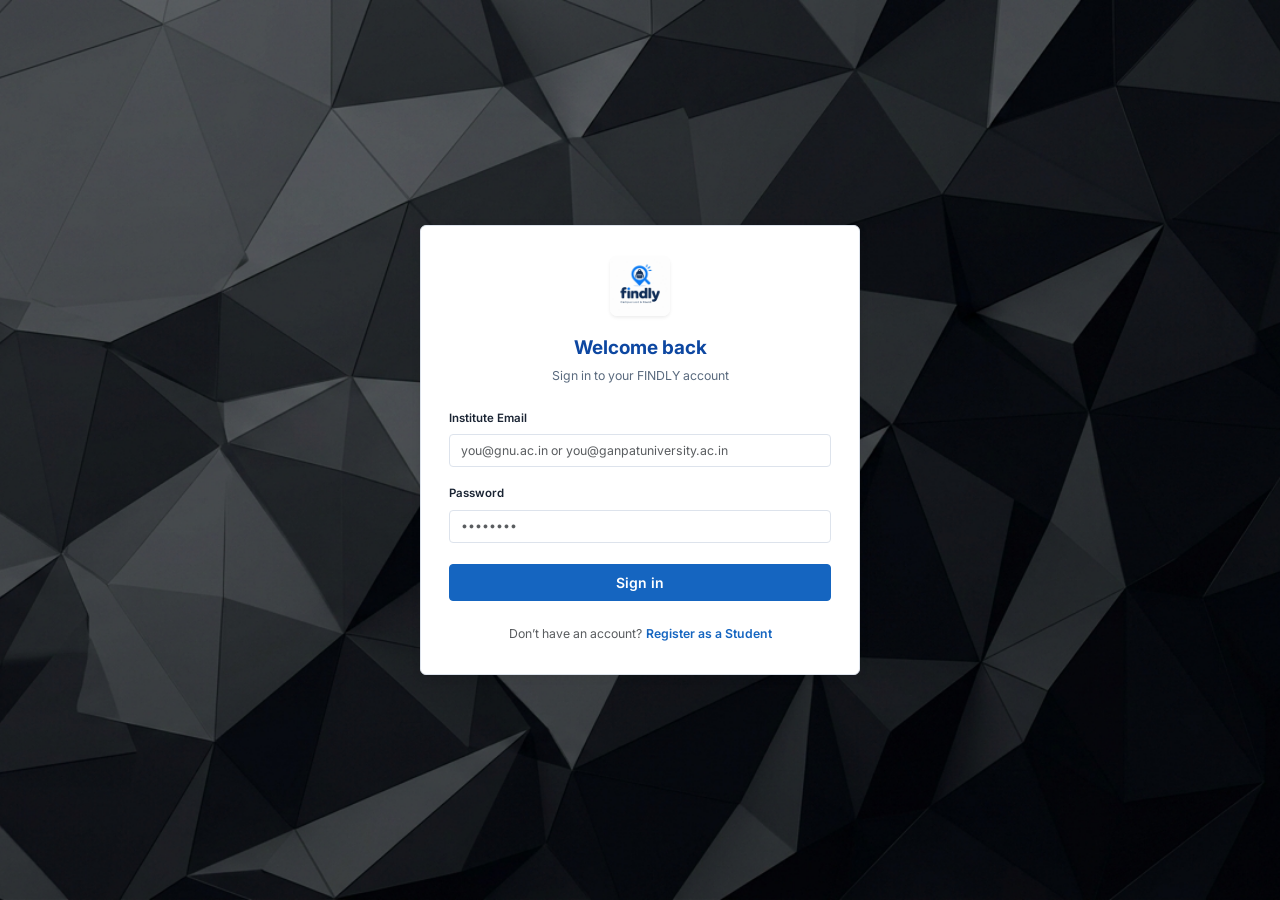
<file: frontend/index.html>
<!DOCTYPE html>
<html lang="en">
<head>
  <meta charset="UTF-8">
  <meta name="viewport" content="width=device-width, initial-scale=1">
  <title>FINDLY — Campus Lost &amp; Found</title>
  <link href="https://cdn.jsdelivr.net/npm/bootstrap@5.3.3/dist/css/bootstrap.min.css" rel="stylesheet">
  <link href="https://cdn.jsdelivr.net/npm/bootstrap-icons@1.11.3/font/bootstrap-icons.min.css" rel="stylesheet">
  <link href="assets/css/style.css" rel="stylesheet">
  <link href="assets/css/auth.css" rel="stylesheet">
</head>
<body>
  <div class="landing">
    <nav class="landing-nav">
      <div class="d-flex align-items-center gap-2">
        <img src="assets/img/logo.png" alt="" width="40" height="40" class="rounded">
        <div>
          <div class="fin-brand">FINDLY</div>
          <div class="small text-muted landing-brand-sub">Campus Lost &amp; Found</div>
        </div>
      </div>
      <div id="landingAuthBtns">
        <a href="login.html" class="btn btn-outline-primary me-2">Login</a>
        <a href="register.html" class="btn btn-primary">Register</a>
      </div>
    </nav>

    <header class="landing-hero text-center">
      <div class="landing-pill mb-4"><i class="bi bi-box-seam"></i> Your campus lost &amp; found, finally organised</div>
      <h1 class="mb-3">Lost something on campus?<br><span class="fst-italic landing-hero-highlight">We&rsquo;ll help you find it.</span></h1>
      <p class="lead mx-auto mb-4 landing-hero-lead">
        Report what you lost, browse what was found, and let the campus security desk handle
        verified handovers. One clean, structured workflow — no more WhatsApp chaos.
      </p>
      <div class="landing-cta-row d-flex justify-content-center flex-wrap">
        <a href="register.html" class="btn btn-primary btn-lg px-4"><i class="bi bi-plus-circle me-2"></i>Report a Lost Item</a>
        <a href="login.html" class="btn btn-light btn-lg px-4 border"><i class="bi bi-search me-2"></i>Browse Found Items</a>
      </div>
    </header>

    <section class="container pb-5">
      <div class="row g-4">
        <div class="col-md-4">
          <div class="landing-card">
            <div class="landing-feature-icon" style="background:var(--fin-indigo-soft);color:var(--fin-indigo-dark)"><i class="bi bi-search"></i></div>
            <h6 class="fw-bold">Report in minutes</h6>
            <p class="small text-muted mb-0">Students log a lost item with a photo, category, and last-seen location. It goes live after a quick admin check.</p>
          </div>
        </div>
        <div class="col-md-4">
          <div class="landing-card">
            <div class="landing-feature-icon" style="background:var(--fin-found-bg);color:#b45309"><i class="bi bi-archive"></i></div>
            <h6 class="fw-bold">Security-desk custody</h6>
            <p class="small text-muted mb-0">Staff and admins log found items, track custody location, and push the lifecycle from Found → Claimed → Resolved.</p>
          </div>
        </div>
        <div class="col-md-4">
          <div class="landing-card">
            <div class="landing-feature-icon" style="background:var(--fin-success-bg);color:#15803d"><i class="bi bi-shield-check"></i></div>
            <h6 class="fw-bold">Verified handovers</h6>
            <p class="small text-muted mb-0">Returned in person only. Recipient name, contact &amp; enrollment number are recorded by staff — never visible to students online.</p>
          </div>
        </div>
      </div>

      <div class="text-center mt-5">
        <span class="badge rounded-pill text-bg-light border px-3 py-2 text-muted">Ganpat University · Campus Security Office</span>
      </div>
    </section>
  </div>

  <script src="https://cdn.jsdelivr.net/npm/jquery@3.7.1/dist/jquery.min.js"></script>
  <script src="https://cdn.jsdelivr.net/npm/bootstrap@5.3.3/dist/js/bootstrap.bundle.min.js"></script>
  <script src="config/config.js"></script>
  <script src="assets/js/api.js"></script>
  <script src="assets/js/auth.js"></script>
  <script src="assets/js/notifications.js"></script>
  <script>
    (async function () {
      try {
        var user = await API.get("/api/auth/me");
        if (user) {
          var map = { STUDENT: "student/", STAFF: "staff/", ADMIN: "admin/" };
          document.getElementById("landingAuthBtns").innerHTML =
            '<a href="' + map[user.role] + 'dashboard.html" class="btn btn-primary">Go to dashboard</a>';

          var ctaRow = document.querySelector(".landing-cta-row");
          if (ctaRow) {
            if (user.role === "ADMIN") {
              ctaRow.innerHTML =
                '<a href="admin/log-found-item.html" class="btn btn-primary btn-lg px-4"><i class="bi bi-plus-circle me-2"></i>Log a Found Item</a>' +
                '<a href="admin/moderate-posts.html" class="btn btn-light btn-lg px-4 border"><i class="bi bi-check2-square me-2"></i>Moderate Posts</a>';
            } else if (user.role === "STAFF") {
              ctaRow.innerHTML =
                '<a href="staff/log-found-item.html" class="btn btn-primary btn-lg px-4"><i class="bi bi-plus-circle me-2"></i>Log a Found Item</a>' +
                '<a href="staff/manage-found-items.html" class="btn btn-light btn-lg px-4 border"><i class="bi bi-archive me-2"></i>Manage Found Items</a>';
            } else {
              ctaRow.innerHTML =
                '<a href="student/report-lost.html" class="btn btn-primary btn-lg px-4"><i class="bi bi-plus-circle me-2"></i>Report a Lost Item</a>' +
                '<a href="student/browse-found.html" class="btn btn-light btn-lg px-4 border"><i class="bi bi-search me-2"></i>Browse Found Items</a>';
            }
          }
        }
      } catch (_) { /* guest stays on landing */ }
    })();
  </script>
</body>
</html>
</file>
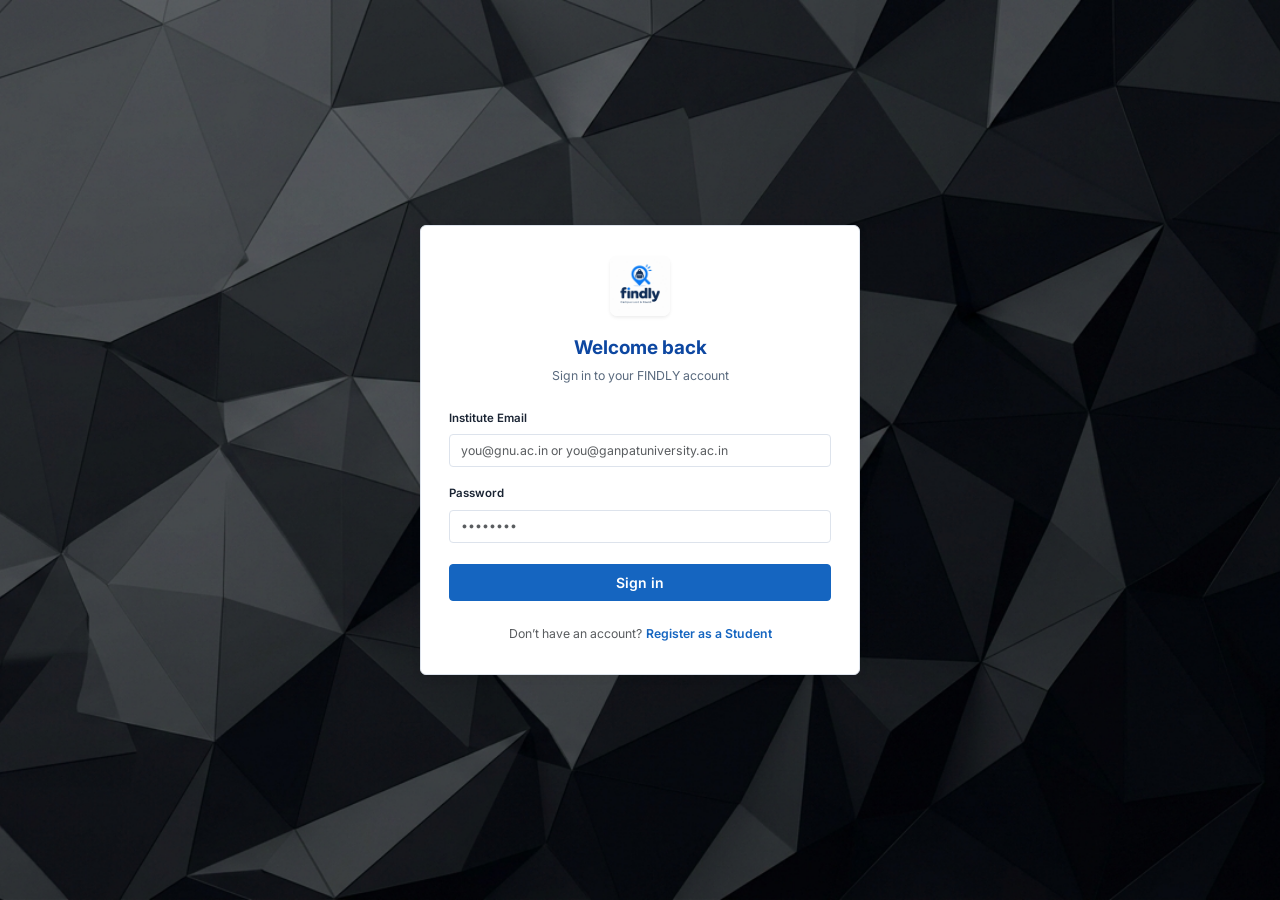
<file: frontend/login.html>
<!DOCTYPE html>
<html lang="en">
<head>
  <meta charset="UTF-8">
  <meta name="viewport" content="width=device-width, initial-scale=1">
  <title>Login — FINDLY</title>
  <link href="https://cdn.jsdelivr.net/npm/bootstrap@5.3.3/dist/css/bootstrap.min.css" rel="stylesheet">
  <link href="https://cdn.jsdelivr.net/npm/bootstrap-icons@1.11.3/font/bootstrap-icons.min.css" rel="stylesheet">
  <link href="assets/css/style.css" rel="stylesheet">
  <link href="assets/css/auth.css" rel="stylesheet">
</head>
<body class="auth-body">
  <div class="auth-card">
    <div class="text-center">
      <img src="assets/img/logo.png" alt="FINDLY" width="60" height="60" class="rounded-3 mb-2 shadow-sm">
      <h1 class="auth-title">Welcome back</h1>
      <p class="auth-sub">Sign in to your FINDLY account</p>
    </div>

    <div class="alert alert-danger d-none" id="loginError"></div>

    <form id="loginForm" novalidate>
      <div class="mb-3">
        <label class="form-label" for="email">Institute Email</label>
        <input type="email" class="form-control" id="email" placeholder="you@gnu.ac.in or you@ganpatuniversity.ac.in" required>
      </div>
      <div class="mb-4">
        <label class="form-label" for="password">Password</label>
        <input type="password" class="form-control" id="password" placeholder="••••••••" required>
      </div>
      <button type="submit" class="btn btn-primary w-100 py-2" id="loginBtn">
        <span class="spinner-border spinner-border-sm d-none me-2" id="loginSpinner"></span>Sign in
      </button>
    </form>

    <div class="text-center mt-4">
      <span class="text-muted small">Don&rsquo;t have an account?</span>
      <a href="register.html" class="small fw-semibold">Register as a Student</a>
    </div>

  </div>

  <script src="https://cdn.jsdelivr.net/npm/jquery@3.7.1/dist/jquery.min.js"></script>
  <script src="https://cdn.jsdelivr.net/npm/bootstrap@5.3.3/dist/js/bootstrap.bundle.min.js"></script>
  <script src="config/config.js"></script>
  <script src="assets/js/api.js"></script>
  <script src="assets/js/auth.js"></script>

  <script>
    var redirect = new URLSearchParams(location.search).get("redirect");

    (async function () {
      try {
        var u = await API.get("/api/auth/me");
        var map = { STUDENT: "student/dashboard.html", STAFF: "staff/dashboard.html", ADMIN: "admin/dashboard.html" };
        location.href = map[u.role];
        return;
      } catch (_) {}
    })();

    $("#loginForm").on("submit", async function (e) {
      e.preventDefault();
      var email = $("#email").val().trim();
      var password = $("#password").val();
      if (!email || !password) {
        showError("Please enter your email and password.");
        return;
      }
      if (!/@(gnu\.ac\.in|ganpatuniversity\.ac\.in)$/i.test(email)) {
        showError("Use your institutional email (@gnu.ac.in or @ganpatuniversity.ac.in).");
        return;
      }
      setLoading(true);
      try {
        var user = await API.post("/api/auth/login", { email: email, password: password });
        var map = { STUDENT: "student/dashboard.html", STAFF: "staff/dashboard.html", ADMIN: "admin/dashboard.html" };
        location.href = redirect || map[user.role];
      } catch (err) {
        showError(err.message || "Login failed.");
        setLoading(false);
      }
    });

    function showError(msg) {
      $("#loginError").removeClass("d-none").text(msg);
    }
    function setLoading(on) {
      $("#loginSpinner").toggleClass("d-none", !on);
      $("#loginBtn").prop("disabled", on);
    }
  </script>
</body>
</html>
</file>
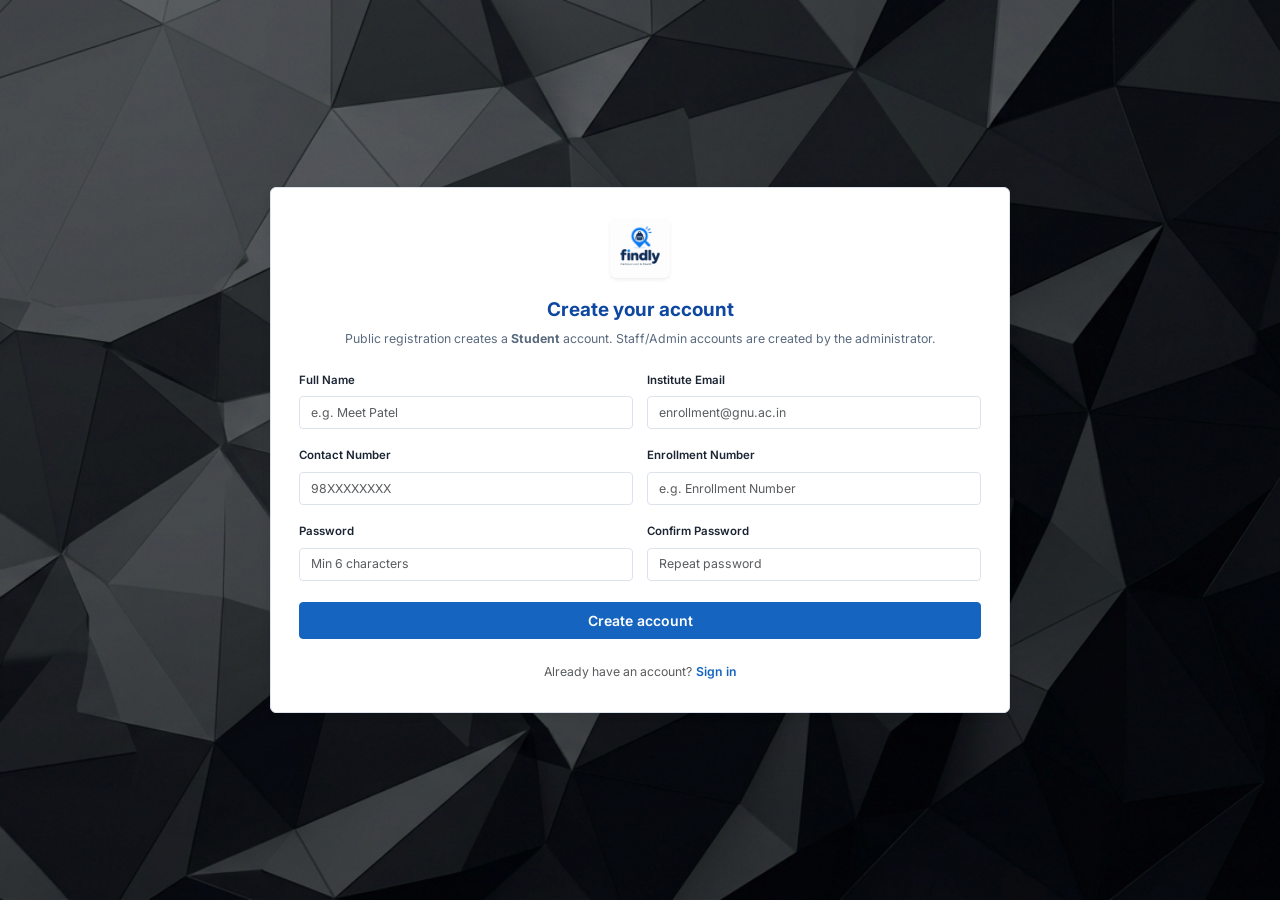
<file: frontend/register.html>
<!DOCTYPE html>
<html lang="en">
<head>
  <meta charset="UTF-8">
  <meta name="viewport" content="width=device-width, initial-scale=1">
  <title>Register — FINDLY</title>
  <link href="https://cdn.jsdelivr.net/npm/bootstrap@5.3.3/dist/css/bootstrap.min.css" rel="stylesheet">
  <link href="https://cdn.jsdelivr.net/npm/bootstrap-icons@1.11.3/font/bootstrap-icons.min.css" rel="stylesheet">
  <link href="assets/css/style.css" rel="stylesheet">
  <link href="assets/css/auth.css" rel="stylesheet">
</head>
<body class="auth-body">
  <div class="auth-card wide">
    <div class="text-center">
      <img src="assets/img/logo.png" alt="FINDLY" width="60" height="60" class="rounded-3 mb-2 shadow-sm">
      <h1 class="auth-title">Create your account</h1>
      <p class="auth-sub">Public registration creates a <strong>Student</strong> account. Staff/Admin accounts are created by the administrator.</p>
    </div>

    <div class="alert alert-danger d-none" id="regError"></div>

    <form id="regForm" novalidate class="row g-3">
      <div class="col-md-6">
        <label class="form-label" for="name">Full Name</label>
        <input type="text" class="form-control" id="name" placeholder="e.g. Meet Patel" required>
      </div>
      <div class="col-md-6">
        <label class="form-label" for="email">Institute Email</label>
        <input type="email" class="form-control" id="email" placeholder="enrollment@gnu.ac.in" pattern=".+@(gnu\.ac\.in|ganpatuniversity\.ac\.in)" required>
      </div>
      <div class="col-md-6">
        <label class="form-label" for="contactNo">Contact Number</label>
        <input type="tel" class="form-control" id="contactNo" placeholder="98XXXXXXXX" required>
      </div>
      <div class="col-md-6">
        <label class="form-label" for="enrollmentNo">Enrollment Number</label>
        <input type="text" class="form-control" id="enrollmentNo" placeholder="e.g. Enrollment Number" required>
      </div>
      <div class="col-md-6">
        <label class="form-label" for="password">Password</label>
        <input type="password" class="form-control" id="password" placeholder="Min 6 characters" required>
      </div>
      <div class="col-md-6">
        <label class="form-label" for="confirmPassword">Confirm Password</label>
        <input type="password" class="form-control" id="confirmPassword" placeholder="Repeat password" required>
      </div>
      <div class="col-12 mt-4">
        <button type="submit" class="btn btn-primary w-100 py-2" id="regBtn">
          <span class="spinner-border spinner-border-sm d-none me-2" id="regSpinner"></span>Create account
        </button>
      </div>
    </form>

    <div class="text-center mt-4">
      <span class="text-muted small">Already have an account?</span>
      <a href="login.html" class="small fw-semibold">Sign in</a>
    </div>
  </div>

  <script src="https://cdn.jsdelivr.net/npm/jquery@3.7.1/dist/jquery.min.js"></script>
  <script src="https://cdn.jsdelivr.net/npm/bootstrap@5.3.3/dist/js/bootstrap.bundle.min.js"></script>
  <script src="config/config.js"></script>
  <script src="assets/js/api.js"></script>
  <script src="assets/js/auth.js"></script>

  <script>
    function showError(msg) {
      $("#regError").removeClass("d-none").text(msg);
    }
    function setLoading(on) {
      $("#regSpinner").toggleClass("d-none", !on);
      $("#regBtn").prop("disabled", on);
    }

    $("#email").on("input", function () {
      var val = $(this).val().trim();
      var match = val.match(/^([0-9]+)@gnu\.ac\.in$/i);
      if (match && !$("#enrollmentNo").val()) {
        $("#enrollmentNo").val(match[1]);
      }
    });

    $("#regForm").on("submit", async function (e) {
      e.preventDefault();
      var payload = {
        name: $("#name").val().trim(),
        email: $("#email").val().trim(),
        contactNo: $("#contactNo").val().trim(),
        enrollmentNo: $("#enrollmentNo").val().trim(),
        password: $("#password").val(),
        confirmPassword: $("#confirmPassword").val(),
      };
      if (!payload.name || !payload.email || !payload.contactNo || !payload.password) {
        showError("Please fill in all required fields.");
        return;
      }
      if (!/@(gnu\.ac\.in|ganpatuniversity\.ac\.in)$/i.test(payload.email)) {
        showError("Use your institutional email (@gnu.ac.in or @ganpatuniversity.ac.in).");
        return;
      }
      if (payload.password.length < 6) {
        showError("Password must be at least 6 characters.");
        return;
      }
      if (payload.password !== payload.confirmPassword) {
        showError("Passwords do not match.");
        return;
      }
      setLoading(true);
      try {
        var user = await API.post("/api/auth/register", payload);
        window.showToast("Account created — welcome, " + user.name.split(" ")[0] + "!");
        setTimeout(function () { location.href = "student/dashboard.html"; }, 700);
      } catch (err) {
        showError(err.fieldErrors ? Object.values(err.fieldErrors).join(" · ") : (err.message || "Registration failed."));
        setLoading(false);
      }
    });
  </script>
</body>
</html>
</file>
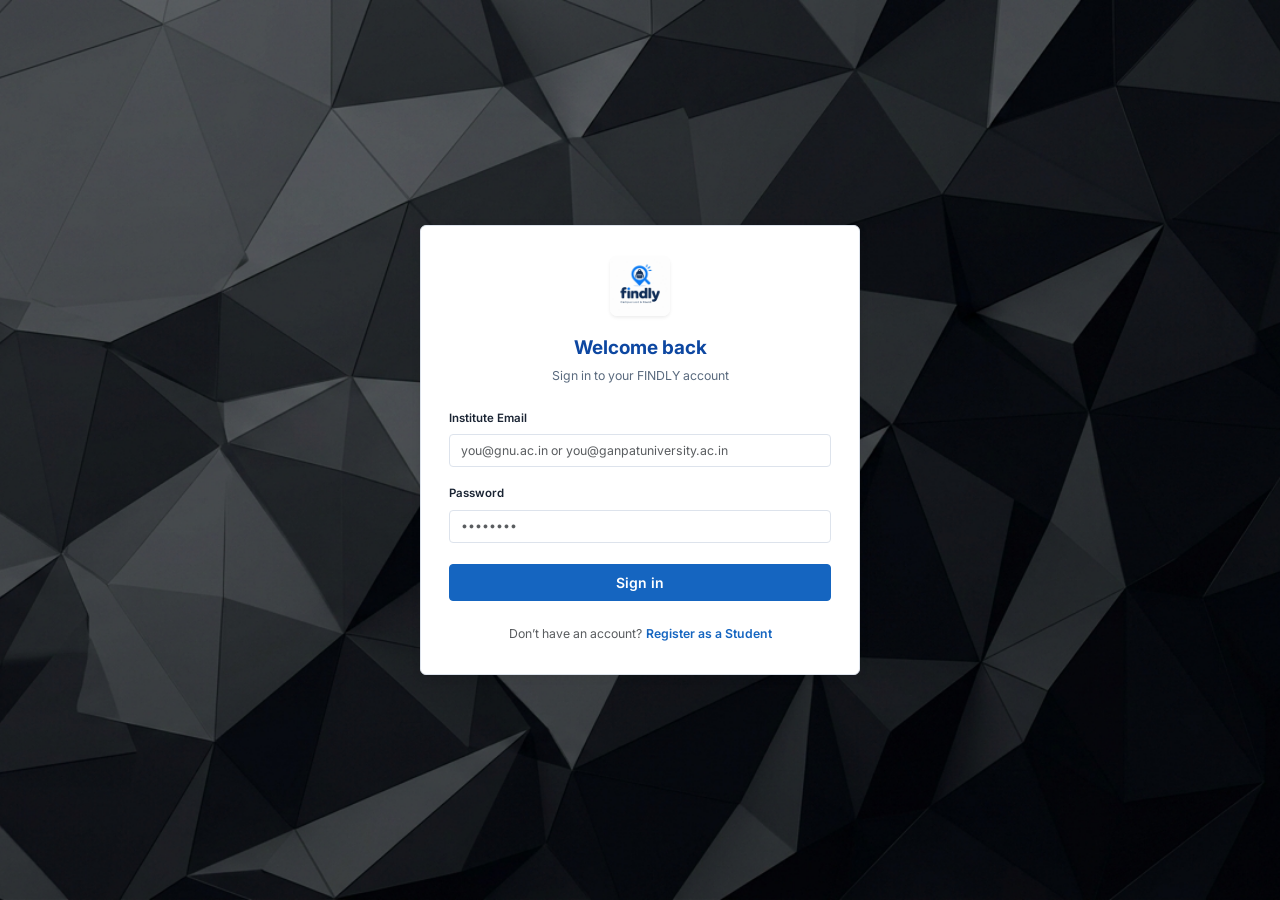
<file: frontend/admin/dashboard.html>
<!DOCTYPE html>
<html lang="en">
<head>
  <meta charset="UTF-8">
  <meta name="viewport" content="width=device-width, initial-scale=1">
  <title>Admin Dashboard — FINDLY</title>
  <link href="https://cdn.jsdelivr.net/npm/bootstrap@5.3.3/dist/css/bootstrap.min.css" rel="stylesheet">
  <link href="https://cdn.jsdelivr.net/npm/bootstrap-icons@1.11.3/font/bootstrap-icons.min.css" rel="stylesheet">
  <link href="../assets/css/style.css" rel="stylesheet">
  <link href="../assets/css/admin.css" rel="stylesheet">
</head>
<body data-page="dashboard">
  <main class="fin-main">
    <div class="fin-page-head d-flex flex-wrap justify-content-between align-items-end gap-2">
      <div>
        <h1 class="fin-page-title" id="adminGreeting">Good day</h1>
        <p class="fin-page-sub mb-0">System-wide overview of the campus lost &amp; found.</p>
      </div>
      <div class="d-flex gap-2">
        <a href="log-found-item.html" class="btn btn-primary"><i class="bi bi-plus-circle me-1"></i>Log Found Item</a>
        <a href="moderate-posts.html" class="btn btn-outline-primary"><i class="bi bi-check2-square me-1"></i>Moderate Posts</a>
      </div>
    </div>

    <div class="row g-3 mb-4" id="statCards"></div>

    <div class="row g-3">
      <div class="col-lg-6">
        <div class="fin-card">
          <div class="fin-card-header"><span><i class="bi bi-person-lines-fill me-2"></i>Active users by role</span></div>
          <div class="fin-card-body" id="roleChart"></div>
        </div>
      </div>
      <div class="col-lg-6">
        <div class="fin-card">
          <div class="fin-card-header"><span><i class="bi bi-box-seam me-2"></i>Items by type &amp; status</span></div>
          <div class="fin-card-body" id="itemChart"></div>
        </div>
      </div>
    </div>

    <div class="fin-card mt-4">
      <div class="fin-card-header"><span><i class="bi bi-clock-history me-2"></i>Recent activity</span></div>
      <div class="fin-card-body" id="activityFeed"></div>
    </div>
  </main>

  <script>window.BASE = "../";</script>
  <script src="https://cdn.jsdelivr.net/npm/jquery@3.7.1/dist/jquery.min.js"></script>
  <script src="https://cdn.jsdelivr.net/npm/bootstrap@5.3.3/dist/js/bootstrap.bundle.min.js"></script>
  <script src="../config/config.js"></script>
  <script src="../assets/js/api.js"></script>
  <script src="../assets/js/auth.js"></script>
  <script src="../assets/js/notifications.js"></script>
  <script src="../assets/js/search-filter.js"></script>
  <script src="../assets/js/student.js"></script>
  <script src="../assets/js/staff.js"></script>
  <script src="../assets/js/admin.js"></script>
  <script>
    Auth.init(["ADMIN"]).then(function (user) {
      $("#adminGreeting").text("Good " + (new Date().getHours() < 12 ? "morning" : "afternoon") + ", " + user.name.split(" ")[0]);
      load();
    });

    async function load() {
      var d = await API.get("/api/dashboard/admin");
      var byRole = d.usersByRole || {};
      var cards = [
        { icon: "bi-people", bg: "var(--fin-indigo-soft)", color: "var(--fin-indigo)", val: d.totalUsers, label: "Total users" },
        { icon: "bi-hourglass-split", bg: "var(--fin-warning-bg)", color: "#b45309", val: d.pendingApprovals, label: "Pending approvals" },
        { icon: "bi-hand-thumbs-up", bg: "var(--fin-info-bg)", color: "#0369a1", val: d.pendingHandovers, label: "Pending handovers" },
        { icon: "bi-patch-check", bg: "var(--fin-success-bg)", color: "#15803d", val: d.resolvedCount, label: "Resolved (all time)" },
        { icon: "bi-check2-circle", bg: "var(--fin-success-bg)", color: "#15803d", val: d.activeItems, label: "Active items" },
        { icon: "bi-calendar-week", bg: "var(--fin-found-bg)", color: "#b45309", val: d.resolvedThisWeek, label: "Resolved this week" },
      ];
      $("#statCards").html(cards.map(function (c) {
        return '<div class="col-6 col-lg-4 col-xl-2"><div class="fin-stat">' +
          '<div class="fin-stat-icon" style="background:' + c.bg + ";color:" + c.color + '"><i class="bi ' + c.icon + '"></i></div>' +
          '<div class="min-w-0"><div class="fin-stat-val">' + c.val + '</div><div class="fin-stat-label">' + c.label + "</div></div></div></div>";
      }).join(""));

      renderRoleChart(byRole);
      renderItemChart(d.itemsByTypeStatus);
      renderActivity(d.recentActivity);
    }

    function renderRoleChart(byRole) {
      var roles = [["STUDENT", "Students"], ["STAFF", "Staff"], ["ADMIN", "Admins"]];
      var max = Math.max(1, Math.max(byRole.STUDENT || 0, byRole.STAFF || 0, byRole.ADMIN || 0));
      var html = roles.map(function (r) {
        var val = byRole[r[0]] || 0;
        return '<div class="mb-3"><div class="d-flex justify-content-between small mb-1"><span class="fw-semibold">' + r[1] +
          '</span><span class="text-muted">' + val + "</span></div>" +
          '<div class="fin-bar"><div style="width:' + Math.round((val / max) * 100) + "%;background:var(--fin-indigo)\"></div></div></div>";
      }).join("");
      document.getElementById("roleChart").innerHTML = html;
    }

    function renderItemChart(rows) {
      var statuses = ["PENDING", "ACTIVE", "CLAIMED", "RESOLVED", "REJECTED"];
      var labels = { PENDING: "Pending", ACTIVE: "Active", CLAIMED: "Claimed", RESOLVED: "Resolved", REJECTED: "Rejected" };
      var colors = { PENDING: "#f59e0b", ACTIVE: "#16a34a", CLAIMED: "#0ea5e9", RESOLVED: "#64748b", REJECTED: "#dc2626" };
      function series(type) {
        var total = rows.filter(function (r) { return r.itemType === type; }).reduce(function (s, r) { return s + Number(r.total); }, 0) || 0;
        var max = Math.max(1, total);
        return statuses.map(function (st) {
          var row = rows.filter(function (r) { return r.itemType === type && r.status === st; })[0];
          var val = row ? Number(row.total) : 0;
          return '<div class="d-flex justify-content-between small mb-1"><span>' + labels[st] +
            '</span><span class="text-muted">' + val + "</span></div>" +
            '<div class="fin-bar mb-2"><div style="width:' + Math.round((val / max) * 100) + "%;background:" + colors[st] + '"></div></div>';
        }).join("");
      }
      var byTotal = function (t) { return (rows.filter(function (r) { return r.itemType === t; }).reduce(function (s, r) { return s + Number(r.total); }, 0) || 0); };
      document.getElementById("itemChart").innerHTML =
        '<div class="mb-3"><div class="d-flex justify-content-between align-items-center mb-2">' +
          '<span class="fw-semibold small"><span class="badge fin-badge fin-badge-found">FOUND</span> — ' + byTotal("FOUND") + "</span></div>" + series("FOUND") + "</div>" +
        '<div><div class="d-flex justify-content-between align-items-center mb-2">' +
          '<span class="fw-semibold small"><span class="badge fin-badge fin-badge-lost">LOST</span> — ' + byTotal("LOST") + "</span></div>" + series("LOST") + "</div>";
    }

    function renderActivity(rows) {
      $("#activityFeed").html(rows.length ? rows.map(Admin.activityItem).join("") : '<div class="fin-empty"><i class="bi bi-inbox"></i>No activity yet.</div>');
    }
  </script>
</body>
</html>
</file>
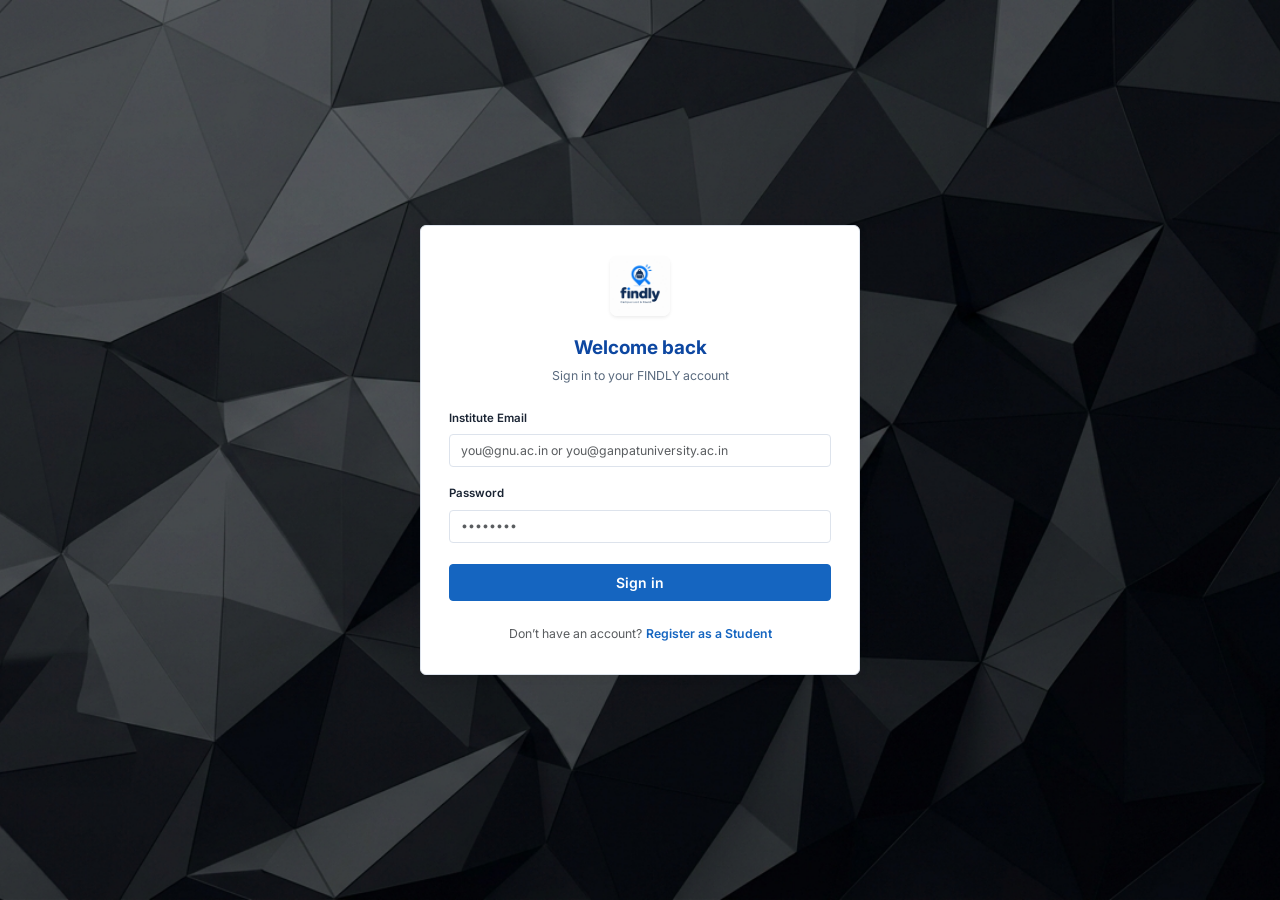
<file: frontend/admin/log-found-item.html>
<!DOCTYPE html>
<html lang="en">
<head>
  <meta charset="UTF-8">
  <meta name="viewport" content="width=device-width, initial-scale=1">
  <title>Log a Found Item — FINDLY Admin</title>
  <link href="https://cdn.jsdelivr.net/npm/bootstrap@5.3.3/dist/css/bootstrap.min.css" rel="stylesheet">
  <link href="https://cdn.jsdelivr.net/npm/bootstrap-icons@1.11.3/font/bootstrap-icons.min.css" rel="stylesheet">
  <link href="../assets/css/style.css" rel="stylesheet">
  <link href="../assets/css/admin.css" rel="stylesheet">
</head>
<body data-page="log-found-item">
  <main class="fin-main">
    <div class="fin-page-head">
      <h1 class="fin-page-title">Log a Found Item</h1>
      <p class="fin-page-sub mb-0">Record a found item directly into campus custody and system records.</p>
    </div>

    <div class="fin-card" style="max-width:760px">
      <div class="fin-card-body">
        <form id="foundForm" novalidate class="row g-3">
          <div class="col-md-8">
            <label class="form-label" for="title">What was found? *</label>
            <input type="text" class="form-control" id="title" name="title" maxlength="150" placeholder="e.g. Samsung Galaxy Watch" required>
          </div>
          <div class="col-md-4">
            <label class="form-label" for="categoryId">Category *</label>
            <select class="form-select" id="categoryId" name="categoryId" required><option value="">Select…</option></select>
          </div>
          <div class="col-12">
            <label class="form-label" for="description">Description *</label>
            <textarea class="form-control" id="description" name="description" rows="4" minlength="10" maxlength="5000" placeholder="Condition, distinguishing marks, where exactly it was found…" required></textarea>
          </div>
          <div class="col-md-7">
            <label class="form-label" for="location">Location found *</label>
            <input type="text" class="form-control" id="location" name="location" maxlength="300" placeholder="e.g. Central Canteen, near Juice Corner" required>
          </div>
          <div class="col-md-5">
            <label class="form-label" for="itemDate">Date found *</label>
            <input type="date" class="form-control" id="itemDate" name="itemDate" max="2099-12-31" required>
          </div>
          <div class="col-md-8">
            <label class="form-label" for="custodyLocation">Custody location *</label>
            <input type="text" class="form-control" id="custodyLocation" name="custodyLocation" maxlength="200" placeholder="e.g. Campus Security Office, Block A" required>
          </div>
          <div class="col-md-4">
            <label class="form-label" for="custodyStatus">Custody status</label>
            <select class="form-select" id="custodyStatus" name="custodyStatus">
              <option value="IN_CUSTODY" selected>In custody</option>
              <option value="MOVED">Moved</option>
            </select>
          </div>
          <div class="col-12">
            <label class="form-label" for="image">Photo <span class="fw-normal text-muted">(optional)</span></label>
            <input type="file" class="form-control" id="image" name="image" accept="image/jpeg,image/png,image/webp">
            <div class="form-text">JPG, PNG or WebP · max 5MB</div>
          </div>
          <div class="col-12 mt-4 d-flex gap-2">
            <button type="submit" class="btn btn-primary px-4" id="submitBtn">
              <span class="spinner-border spinner-border-sm d-none me-2" id="submitSpinner"></span>Log found item
            </button>
            <a href="dashboard.html" class="btn btn-light border">Cancel</a>
          </div>
        </form>
      </div>
    </div>
  </main>

  <script>window.BASE = "../";</script>
  <script src="https://cdn.jsdelivr.net/npm/jquery@3.7.1/dist/jquery.min.js"></script>
  <script src="https://cdn.jsdelivr.net/npm/bootstrap@5.3.3/dist/js/bootstrap.bundle.min.js"></script>
  <script src="../config/config.js"></script>
  <script src="../assets/js/api.js"></script>
  <script src="../assets/js/auth.js"></script>
  <script src="../assets/js/notifications.js"></script>
  <script src="../assets/js/search-filter.js"></script>
  <script src="../assets/js/admin.js"></script>
  <script>
    Auth.init(["ADMIN"]).then(function () {
      SearchFilter.loadCategories(document.getElementById("categoryId"), false);
    });

    $("#foundForm").on("submit", async function (e) {
      e.preventDefault();
      var fd = new FormData();
      fd.append("title", $("#title").val().trim());
      fd.append("description", $("#description").val().trim());
      fd.append("categoryId", $("#categoryId").val());
      fd.append("location", $("#location").val().trim());
      fd.append("itemDate", $("#itemDate").val());
      fd.append("custodyLocation", $("#custodyLocation").val().trim());
      fd.append("custodyStatus", $("#custodyStatus").val());
      var img = $("#image")[0].files[0];
      if (img) {
        if (img.size > 5 * 1024 * 1024) { window.showToast("Image must be smaller than 5MB", "warning"); return; }
        fd.append("image", img);
      }
      if (!fd.get("title") || !fd.get("description") || !fd.get("categoryId") || !fd.get("location") || !fd.get("itemDate") || !fd.get("custodyLocation")) {
        window.showToast("Please complete all required fields.", "warning");
        return;
      }

      $("#submitSpinner").removeClass("d-none");
      $("#submitBtn").prop("disabled", true);
      try {
        await API.postForm("/api/items/found", fd);
        window.showToast("Found item logged successfully.");
        $("#foundForm")[0].reset();
        $("#custodyStatus").val("IN_CUSTODY");
        setTimeout(function () { location.href = "manage-handovers.html"; }, 900);
      } catch (err) {
        var msg = err.fieldErrors ? Object.values(err.fieldErrors).join(" · ") : err.message;
        window.showToast(msg, "danger");
      } finally {
        $("#submitSpinner").addClass("d-none");
        $("#submitBtn").prop("disabled", false);
      }
    });
  </script>
</body>
</html>
</file>
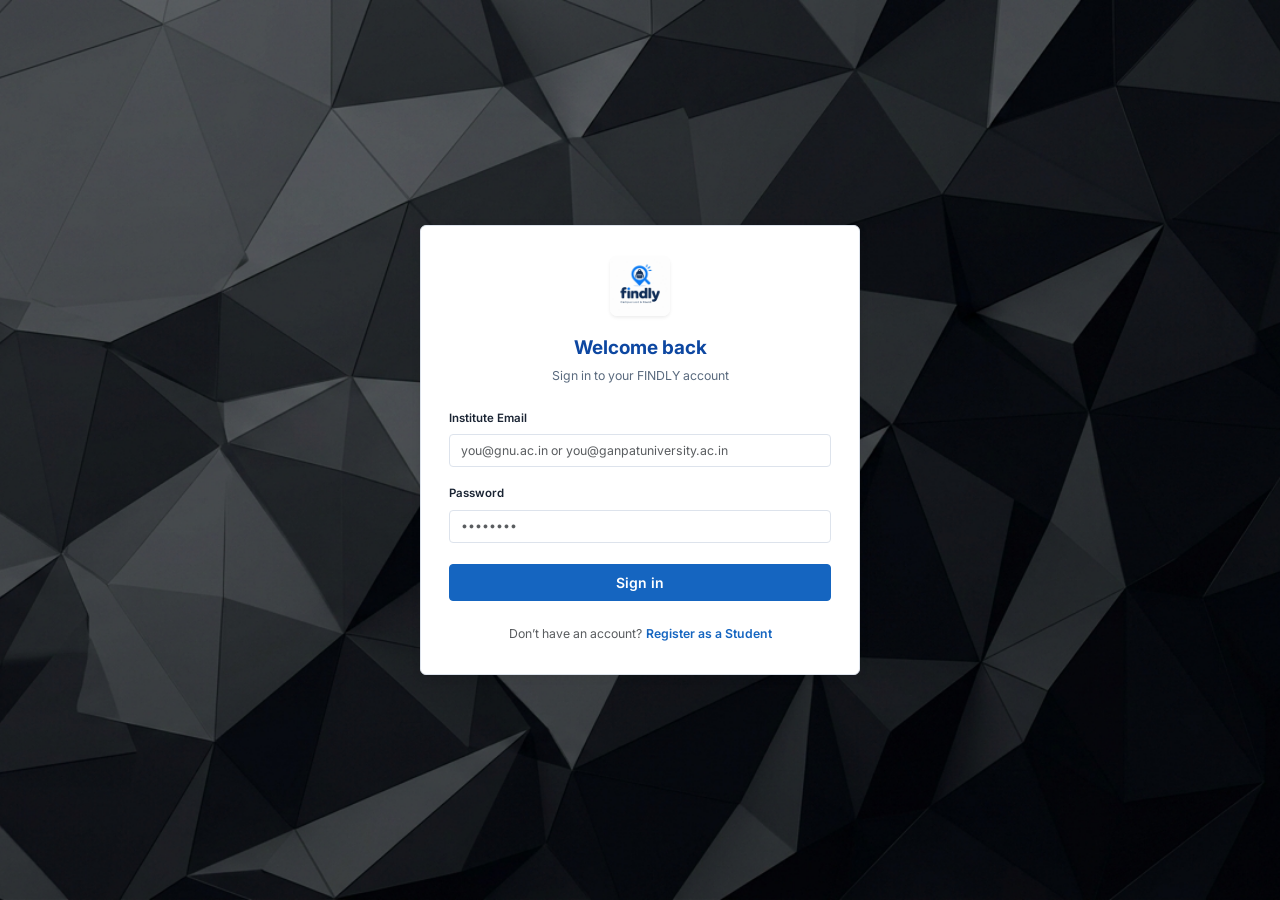
<file: frontend/admin/manage-categories.html>
<!DOCTYPE html>
<html lang="en">
<head>
  <meta charset="UTF-8">
  <meta name="viewport" content="width=device-width, initial-scale=1">
  <title>Manage Categories — FINDLY</title>
  <link href="https://cdn.jsdelivr.net/npm/bootstrap@5.3.3/dist/css/bootstrap.min.css" rel="stylesheet">
  <link href="https://cdn.jsdelivr.net/npm/bootstrap-icons@1.11.3/font/bootstrap-icons.min.css" rel="stylesheet">
  <link href="../assets/css/style.css" rel="stylesheet">
  <link href="../assets/css/admin.css" rel="stylesheet">
</head>
<body data-page="manage-categories">
  <main class="fin-main">
    <div class="fin-page-head d-flex flex-wrap justify-content-between align-items-end gap-2">
      <div>
        <h1 class="fin-page-title">Manage Categories</h1>
        <p class="fin-page-sub mb-0">Categories used across all lost &amp; found reports. Deleting a busy category is blocked.</p>
      </div>
      <button class="btn btn-primary" id="addCategoryBtn"><i class="bi bi-plus-lg me-1"></i>Add category</button>
    </div>

    <div class="row g-3" id="catsGrid"></div>
  </main>

  <script>window.BASE = "../";</script>
  <script src="https://cdn.jsdelivr.net/npm/jquery@3.7.1/dist/jquery.min.js"></script>
  <script src="https://cdn.jsdelivr.net/npm/bootstrap@5.3.3/dist/js/bootstrap.bundle.min.js"></script>
  <script src="../config/config.js"></script>
  <script src="../assets/js/api.js"></script>
  <script src="../assets/js/auth.js"></script>
  <script src="../assets/js/notifications.js"></script>
  <script src="../assets/js/search-filter.js"></script>
  <script src="../assets/js/student.js"></script>
  <script src="../assets/js/staff.js"></script>
  <script src="../assets/js/admin.js"></script>
  <script>
    Auth.init(["ADMIN"]).then(load);

    async function load() {
      var grid = $("#catsGrid");
      grid.html('<div class="col-12"><div class="fin-empty"><div class="spinner-border spinner-border-sm text-primary me-2"></div>Loading…</div></div>');
      try {
        var d = await API.get("/api/categories");
        grid.empty();
        d.categories.forEach(function (c) {
          var div = document.createElement("div");
          div.className = "col-12 col-md-6 col-lg-4";
          div.innerHTML =
            '<div class="fin-card p-3 d-flex align-items-center justify-content-between gap-2">' +
              '<div class="d-flex align-items-center gap-2"><div class="fin-stat-icon" style="background:var(--fin-indigo-soft);color:var(--fin-indigo);width:40px;height:40px"><i class="bi bi-tag"></i></div>' +
              '<div class="fw-semibold">' + Auth.escapeHtml(c.categoryName) + "</div></div>" +
              '<div class="d-flex gap-1">' +
                '<button class="btn btn-sm btn-soft edit-btn" data-id="' + c.categoryId + '" data-name="' + Auth.escapeHtml(c.categoryName) + '"><i class="bi bi-pencil"></i></button>' +
                '<button class="btn btn-sm btn-soft-danger delete-btn" data-id="' + c.categoryId + '" data-name="' + Auth.escapeHtml(c.categoryName) + '"><i class="bi bi-trash"></i></button>' +
              "</div></div>";
          grid.append(div);
        });
      } catch (err) {
        grid.html('<div class="col-12"><div class="fin-empty fin-empty-error">Could not load categories.</div></div>');
      }
    }

    function categoryModal(mode) {
      var modal = document.createElement("div");
      modal.className = "modal fade";
      modal.id = "catModal";
      modal.innerHTML =
        '<div class="modal-dialog"><div class="modal-content">' +
          '<div class="modal-header"><h5 class="modal-title">' + (mode === "edit" ? "Edit category" : "Add category") + "</h5>" +
          '<button type="button" class="btn-close" data-bs-dismiss="modal"></button></div>' +
          '<div class="modal-body"><label class="form-label">Category name</label>' +
          '<input type="text" class="form-control" id="catName" maxlength="80"></div>' +
          '<div class="modal-footer"><button type="button" class="btn btn-light" data-bs-dismiss="modal">Cancel</button>' +
          '<button type="button" class="btn btn-primary" id="catSave"><span class="spinner-border spinner-border-sm d-none me-2" id="catSpinner"></span>Save</button></div>' +
        "</div></div>";
      document.body.appendChild(modal);
      return window.bootstrap.Modal.getOrCreateInstance(modal);
    }

    $("#addCategoryBtn").on("click", function () {
      var bi = categoryModal("add");
      $("#catName").val("");
      $("#catSave").off("click").on("click", async function () {
        await saveCategory(null, $("#catName").val().trim(), bi, this);
      });
      bi.show();
    });

    $("#catsGrid").on("click", ".edit-btn", function () {
      var bi = categoryModal("edit");
      $("#catName").val($(this).data("name"));
      var id = Number($(this).data("id"));
      $("#catSave").off("click").on("click", async function () {
        await saveCategory(id, $("#catName").val().trim(), bi, this);
      });
      bi.show();
    });

    $("#catsGrid").on("click", ".delete-btn", async function () {
      var id = Number(this.dataset.id), name = this.dataset.name;
      if (!confirm('Delete category "' + name + '"?')) return;
      try {
        await API.del("/api/categories/" + id);
        window.showToast("Category deleted.");
        location.reload();
      } catch (err) {
        window.showToast(err.message, "danger");
      }
    });

    async function saveCategory(id, name, modal, btn) {
      if (!name) { window.showToast("Category name is required.", "warning"); return; }
      $(btn).prop("disabled", true);
      $("#catSpinner").removeClass("d-none");
      try {
        if (id) { await API.put("/api/categories/" + id, { categoryName: name }); }
        else { await API.post("/api/categories", { categoryName: name }); }
        window.showToast(id ? "Category updated." : "Category added.");
        modal.hide();
        location.reload();
      } catch (err) {
        window.showToast(err.message, "danger");
      }
      $(btn).prop("disabled", false);
      $("#catSpinner").addClass("d-none");
    }
  </script>
</body>
</html>
</file>
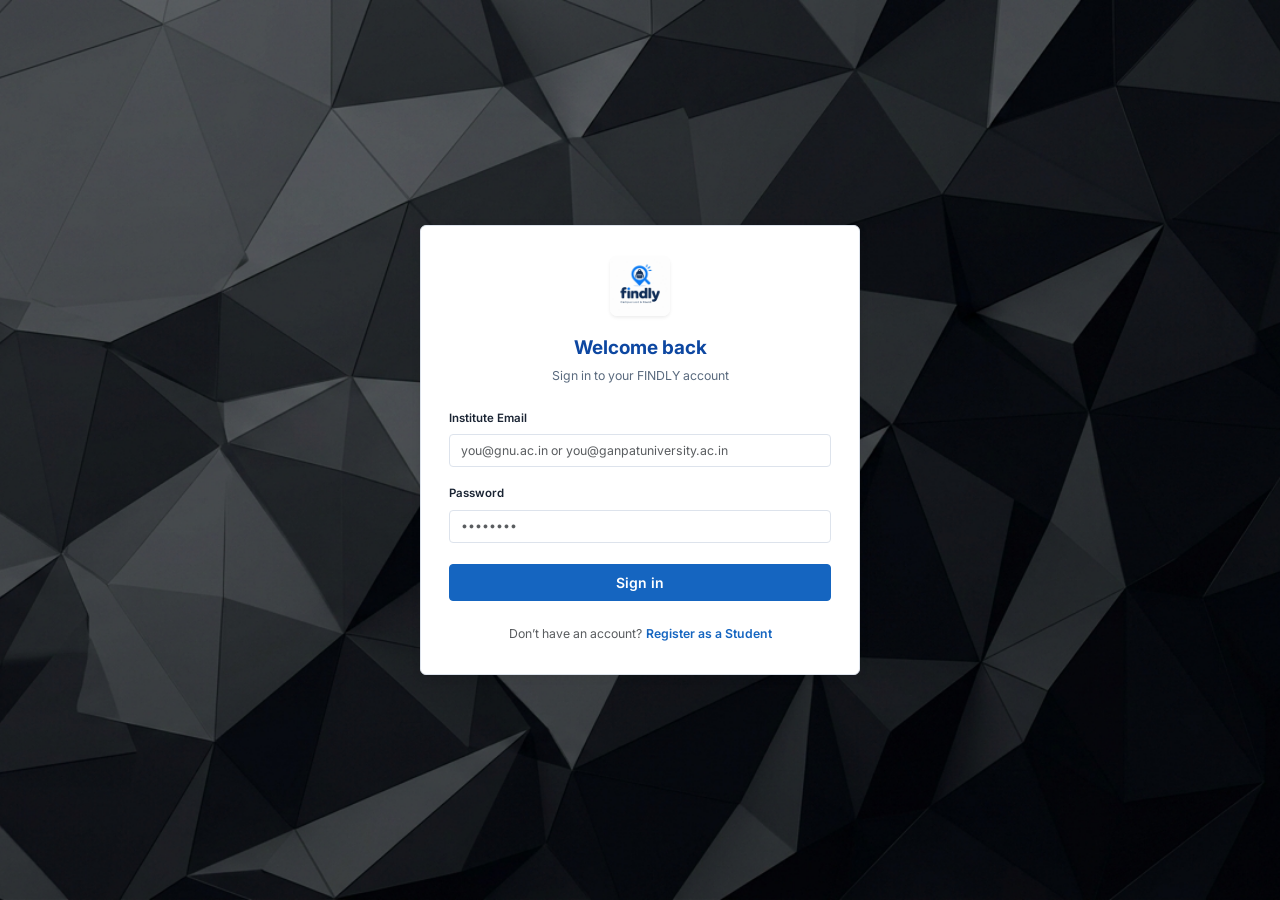
<file: frontend/admin/manage-handovers.html>
<!DOCTYPE html>
<html lang="en">
<head>
  <meta charset="UTF-8">
  <meta name="viewport" content="width=device-width, initial-scale=1">
  <title>Manage Handovers — FINDLY</title>
  <link href="https://cdn.jsdelivr.net/npm/bootstrap@5.3.3/dist/css/bootstrap.min.css" rel="stylesheet">
  <link href="https://cdn.jsdelivr.net/npm/bootstrap-icons@1.11.3/font/bootstrap-icons.min.css" rel="stylesheet">
  <link href="../assets/css/style.css" rel="stylesheet">
  <link href="../assets/css/admin.css" rel="stylesheet">
</head>
<body data-page="manage-handovers">
  <main class="fin-main">
    <div class="fin-page-head">
      <h1 class="fin-page-title">Manage Handovers</h1>
      <p class="fin-page-sub mb-0">Track every found item through the custody → claim → resolve pipeline.</p>
    </div>

    <!-- Summary stat cards -->
    <div class="row g-3 mb-4">
      <div class="col-6 col-md-3">
        <div class="fin-stat">
          <div class="fin-stat-icon" style="background:#dbeafe;color:#2563eb"><i class="bi bi-archive"></i></div>
          <div class="min-w-0">
            <div class="fin-stat-val" id="statActive">—</div>
            <div class="fin-stat-label">Active (in custody)</div>
          </div>
        </div>
      </div>
      <div class="col-6 col-md-3">
        <div class="fin-stat">
          <div class="fin-stat-icon" style="background:#fef3c7;color:#d97706"><i class="bi bi-hand-thumbs-up"></i></div>
          <div class="min-w-0">
            <div class="fin-stat-val" id="statClaimed">—</div>
            <div class="fin-stat-label">Claimed (pending resolve)</div>
          </div>
        </div>
      </div>
      <div class="col-6 col-md-3">
        <div class="fin-stat">
          <div class="fin-stat-icon" style="background:#dcfce7;color:#16a34a"><i class="bi bi-check-circle"></i></div>
          <div class="min-w-0">
            <div class="fin-stat-val" id="statResolved">—</div>
            <div class="fin-stat-label">Resolved this month</div>
          </div>
        </div>
      </div>
      <div class="col-6 col-md-3">
        <div class="fin-stat">
          <div class="fin-stat-icon" style="background:#f0fdf4;color:#15803d"><i class="bi bi-box-seam"></i></div>
          <div class="min-w-0">
            <div class="fin-stat-val" id="statTotal">—</div>
            <div class="fin-stat-label">Total found items</div>
          </div>
        </div>
      </div>
    </div>

    <!-- Filter bar -->
    <form id="filterForm" class="row g-2 mb-3" novalidate>
      <div class="col-12 col-sm">
        <input type="text" class="form-control" id="q" name="q" placeholder="Search item title or location…">
      </div>
      <div class="col-6 col-sm-auto">
        <select class="form-select" id="status" name="status">
          <option value="ACTIVE" selected>Active</option>
          <option value="CLAIMED">Claimed</option>
          <option value="RESOLVED">Resolved</option>
          <option value="">All statuses</option>
        </select>
      </div>
      <div class="col-6 col-sm-auto">
        <button type="submit" class="btn btn-primary w-100"><i class="bi bi-funnel me-1"></i>Filter</button>
      </div>
    </form>

    <div class="fin-card">
      <div class="fin-card-body p-0">
        <div class="table-responsive">
          <table class="table fin-table align-middle mb-0">
            <thead class="table-light">
              <tr>
                <th>Item</th>
                <th>Category</th>
                <th>Status</th>
                <th>Custody</th>
                <th>Logged by</th>
                <th class="text-end">Actions</th>
              </tr>
            </thead>
            <tbody id="itemsBody"></tbody>
          </table>
          <div id="itemsEmpty" class="fin-empty d-none"><i class="bi bi-inbox"></i>No found items match.</div>
          <div class="fin-empty d-none" id="itemsLoading"><div class="spinner-border spinner-border-sm text-primary me-2"></div>Loading…</div>
        </div>
      </div>
    </div>
  </main>

  <script>window.BASE = "../";</script>
  <script src="https://cdn.jsdelivr.net/npm/jquery@3.7.1/dist/jquery.min.js"></script>
  <script src="https://cdn.jsdelivr.net/npm/bootstrap@5.3.3/dist/js/bootstrap.bundle.min.js"></script>
  <script src="../config/config.js"></script>
  <script src="../assets/js/api.js"></script>
  <script src="../assets/js/auth.js"></script>
  <script src="../assets/js/notifications.js"></script>
  <script src="../assets/js/search-filter.js"></script>
  <script src="../assets/js/student.js"></script>
  <script src="../assets/js/staff.js"></script>
  <script src="../assets/js/admin.js"></script>
  <script>
    Auth.init(["ADMIN"]).then(function () {
      loadStats();
      load();
    });
    Staff.bindTableActions(load);
    Notifications.refreshBadge();

    $("#filterForm").on("submit", function (e) { e.preventDefault(); load(); });

    async function loadStats() {
      try {
        var d = await API.get("/api/items?type=FOUND");
        var items = d.items;
        var active = 0, claimed = 0, resolved = 0;
        var now = new Date();
        items.forEach(function (it) {
          if (it.status === "ACTIVE")   active++;
          if (it.status === "CLAIMED")  claimed++;
          if (it.status === "RESOLVED") {
            var r = new Date(String(it.resolvedAt || it.createdAt).replace(" ", "T"));
            if (r.getFullYear() === now.getFullYear() && r.getMonth() === now.getMonth()) resolved++;
          }
        });
        $("#statActive").text(active);
        $("#statClaimed").text(claimed);
        $("#statResolved").text(resolved);
        $("#statTotal").text(items.length);
      } catch (_) {}
    }

    async function load() {
      $("#itemsLoading").removeClass("d-none");
      $("#itemsEmpty").addClass("d-none");
      var params = SearchFilter.readForm(document.getElementById("filterForm"));
      var qs = SearchFilter.toQueryString(params);
      try {
        var d = await API.get("/api/items?type=FOUND" + (qs ? "&" + qs : ""));
        var body = $("#itemsBody");
        body.empty();
        if (!d.items.length) { $("#itemsEmpty").removeClass("d-none"); }
        d.items.forEach(function (it) {
          var tr = document.createElement("tr");
          tr.innerHTML =
            "<td><div class='d-flex align-items-center gap-2'><img src='" + ItemUI.image(it) + "' class='fin-thumb' alt=''>" +
            "<div><div class='fw-semibold'>" + Auth.escapeHtml(it.title) + "</div>" +
            "<div class='small text-muted'>" + Auth.escapeHtml(it.location) + " · " + ItemUI.shortDate(it.itemDate) + "</div></div></div></td>" +
            "<td>" + Auth.escapeHtml(it.categoryName) + "</td>" +
            "<td>" + ItemUI.statusBadge(it.status) + "</td>" +
            "<td>" + Staff.custodyPill(it.custodyStatus) + "<div class='small text-muted'>" + Auth.escapeHtml(it.custodyLocation || "—") + "</div></td>" +
            "<td class='small'>" + Auth.escapeHtml(it.loggedByName || it.postedByName || "—") + "</td>" +
            "<td class='text-end whitespace-nowrap'>" + Staff.actions(it) + "</td>";
          body.append(tr);
        });
        $("#itemsLoading").addClass("d-none");
      } catch (err) {
        $("#itemsLoading").addClass("d-none");
        $("#itemsBody").html('<tr><td class="py-4 text-center text-danger" colspan="6">Could not load items.</td></tr>');
      }
    }
  </script>
</body>
</html>
</file>
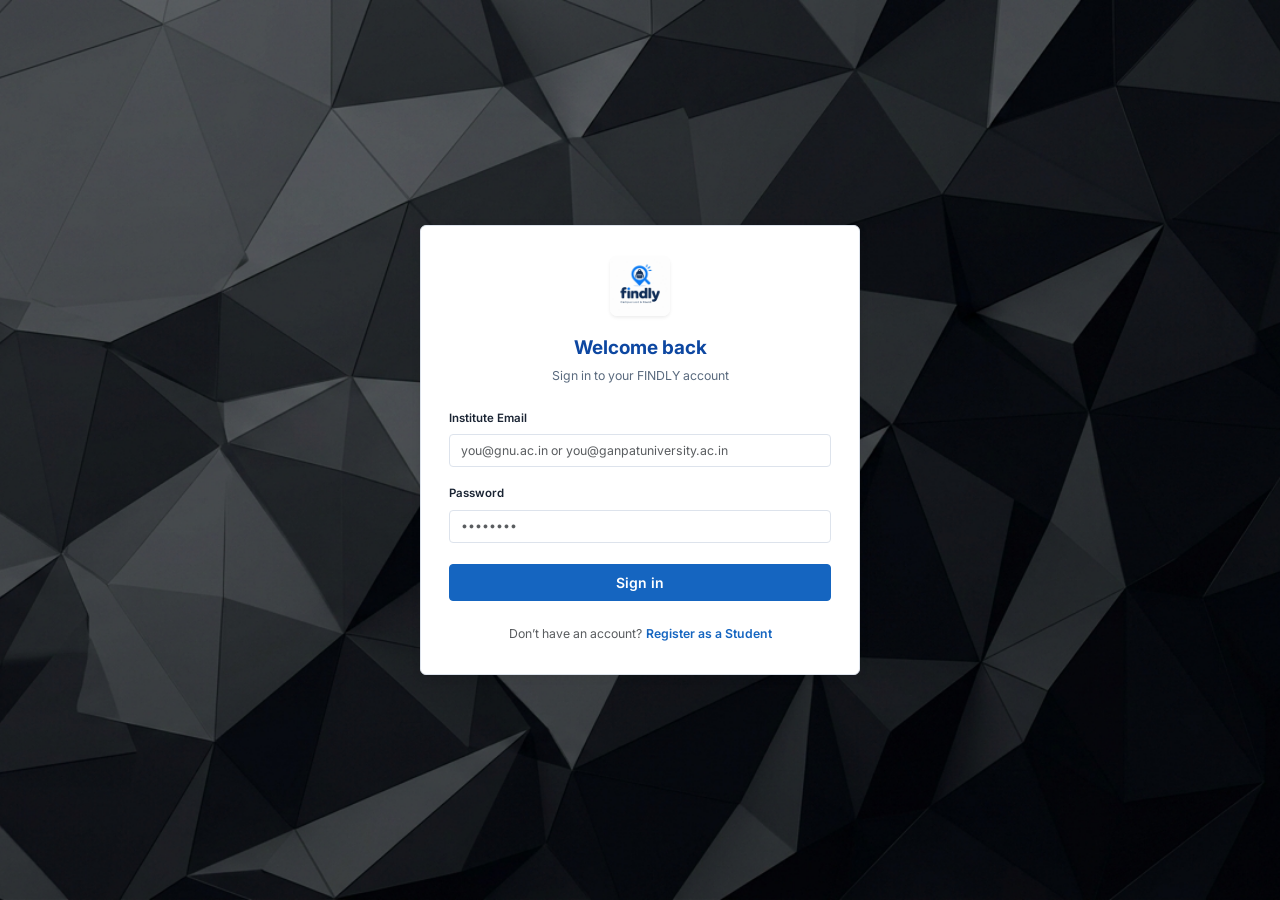
<file: frontend/admin/manage-users.html>
<!DOCTYPE html>
<html lang="en">
<head>
  <meta charset="UTF-8">
  <meta name="viewport" content="width=device-width, initial-scale=1">
  <title>Manage Users — FINDLY</title>
  <link href="https://cdn.jsdelivr.net/npm/bootstrap@5.3.3/dist/css/bootstrap.min.css" rel="stylesheet">
  <link href="https://cdn.jsdelivr.net/npm/bootstrap-icons@1.11.3/font/bootstrap-icons.min.css" rel="stylesheet">
  <link href="../assets/css/style.css" rel="stylesheet">
  <link href="../assets/css/admin.css" rel="stylesheet">
</head>
<body data-page="manage-users">
  <main class="fin-main">
    <div class="fin-page-head">
      <h1 class="fin-page-title">Manage Users</h1>
      <p class="fin-page-sub mb-0">Activate, suspend or reactivate accounts. You cannot suspend your own account.</p>
    </div>

    <form id="filterForm" class="row g-2 mb-3" novalidate>
      <div class="col-12 col-sm">
        <input type="text" class="form-control" id="q" name="q" placeholder="Search name, email or number…">
      </div>
      <div class="col-6 col-sm-auto">
        <select class="form-select" id="role" name="role">
          <option value="">All roles</option>
          <option value="STUDENT">Student</option>
          <option value="STAFF">Staff</option>
          <option value="ADMIN">Admin</option>
        </select>
      </div>
      <div class="col-6 col-sm-auto">
        <button type="submit" class="btn btn-primary w-100"><i class="bi bi-funnel me-1"></i>Filter</button>
      </div>
    </form>

    <div class="fin-card">
      <div class="fin-card-body p-0">
        <div class="table-responsive">
          <table class="table fin-table align-middle mb-0">
            <thead class="table-light">
              <tr>
                <th>User</th><th>Role</th><th>Contact</th><th>Status</th><th>Joined</th><th class="text-end">Actions</th>
              </tr>
            </thead>
            <tbody id="usersBody"></tbody>
          </table>
          <div class="fin-empty d-none" id="usersEmpty"><i class="bi bi-people"></i>No users found.</div>
          <div class="fin-empty d-none" id="usersLoading"><div class="spinner-border spinner-border-sm text-primary me-2"></div>Loading…</div>
        </div>
      </div>
    </div>
  </main>

  <script>window.BASE = "../";</script>
  <script src="https://cdn.jsdelivr.net/npm/jquery@3.7.1/dist/jquery.min.js"></script>
  <script src="https://cdn.jsdelivr.net/npm/bootstrap@5.3.3/dist/js/bootstrap.bundle.min.js"></script>
  <script src="../config/config.js"></script>
  <script src="../assets/js/api.js"></script>
  <script src="../assets/js/auth.js"></script>
  <script src="../assets/js/notifications.js"></script>
  <script src="../assets/js/search-filter.js"></script>
  <script src="../assets/js/student.js"></script>
  <script src="../assets/js/staff.js"></script>
  <script src="../assets/js/admin.js"></script>
  <script>
    var currentUserId = null;
    Auth.init(["ADMIN"]).then(function (u) { currentUserId = u.userId; load(); });

    $("#filterForm").on("submit", function (e) { e.preventDefault(); load(); });

    async function load() {
      $("#usersLoading").removeClass("d-none");
      $("#usersEmpty").addClass("d-none");
      var params = SearchFilter.readForm(document.getElementById("filterForm"));
      var qs = SearchFilter.toQueryString(params);
      try {
        var d = await API.get("/api/users" + (qs ? "?" + qs : ""));
        var users = d.users;
        var table = $("#usersBody");
        table.empty();
        if (!users.length) { $("#usersEmpty").removeClass("d-none"); }
        users.forEach(function (u) {
          var isMe = Number(u.userId) === currentUserId;
          var statusBadge = '<span class="fin-user-status ' +
            (u.accountStatus === "ACTIVE" ? "text-success" : u.accountStatus === "SUSPENDED" ? "text-danger" : "text-warning") + '">' +
            '<i class="bi bi-circle-fill me-1" style="font-size:0.55rem"></i>' + u.accountStatus + "</span>";
          var tr = document.createElement("tr");
          tr.innerHTML =
            "<td>" +
              '<div class="d-flex align-items-center gap-2">' +
                '<span class="fin-avatar" style="width:34px;height:34px;font-size:0.85rem">' + Auth.escapeHtml((u.name || "?").charAt(0)) + "</span>" +
                "<div><div class='fw-semibold'>" + Auth.escapeHtml(u.name) + (isMe ? ' <span class="badge text-bg-light border small">you</span>' : "") + "</div>" +
                '<div class="small text-muted">' + Auth.escapeHtml(u.email) + "</div></div></div></td>" +
            "<td><span class='badge fin-badge-role'>" + Auth.roleLabel(u.role) + "</span></td>" +
            "<td class='small'>" + Auth.escapeHtml(u.contactNo || "—") + "<div class='text-muted'>" + Auth.escapeHtml(u.enrollmentNo || "—") + "</div></td>" +
            "<td>" + statusBadge + "</td>" +
            "<td class='small text-muted'>" + window.formatDateTime(u.createdAt) + "</td>" +
            "<td class='text-end whitespace-nowrap'>" + statusAction(u) + "</td>";
          table.append(tr);
        });
        $("#usersLoading").addClass("d-none");
      } catch (err) {
        $("#usersLoading").addClass("d-none");
        $("#usersBody").html('<tr><td class="py-4 text-center text-danger" colspan="6">Could not load users.</td></tr>');
      }
    }

    function statusAction(u) {
      if (Number(u.userId) === currentUserId) return '<span class="small text-muted">—</span>';
      if (u.accountStatus === "ACTIVE") {
        return '<button class="btn btn-sm btn-soft-danger suspend-btn" data-id="' + u.userId + '" data-name="' + Auth.escapeHtml(u.name) + '"><i class="bi bi-pause-circle me-1"></i>Suspend</button>';
      }
      return '<button class="btn btn-sm btn-soft-success activate-btn" data-id="' + u.userId + '" data-name="' + Auth.escapeHtml(u.name) + '"><i class="bi bi-play-circle me-1"></i>' +
        (u.accountStatus === "SUSPENDED" ? "Reactivate" : "Activate") + "</button>";
    }

    $("#usersBody").on("click", ".suspend-btn", function () { setStatus(this, "SUSPENDED", "suspend"); });
    $("#usersBody").on("click", ".activate-btn", function () { setStatus(this, "ACTIVE", "reactivate"); });

    async function setStatus(btn, status, verb) {
      var id = Number(btn.dataset.id), name = btn.dataset.name;
      if (!confirm("Are you sure you want to " + verb + ' "' + name + '"?')) return;
      btn.disabled = true;
      var orig = btn.innerHTML;
      try {
        var d = await API.put("/api/users/" + id + "/status", { status: status });
        window.showToast("User " + (verb === "suspend" ? "suspended" : "reactivated") + ".");
        load();
      } catch (err) {
        window.showToast(err.message, "danger");
        btn.disabled = false;
        btn.innerHTML = orig;
      }
    }
  </script>
</body>
</html>
</file>
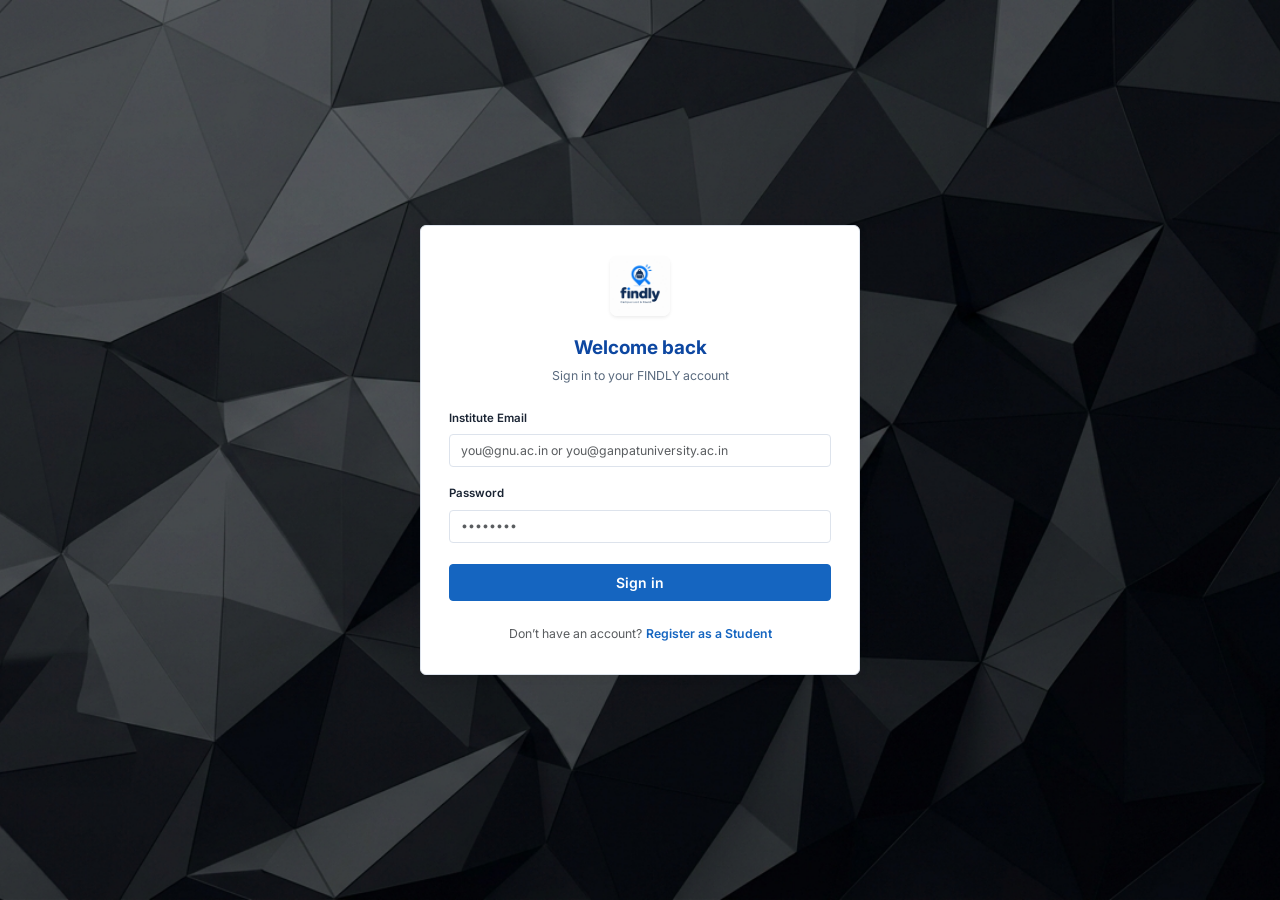
<file: frontend/admin/moderate-posts.html>
<!DOCTYPE html>
<html lang="en">
<head>
  <meta charset="UTF-8">
  <meta name="viewport" content="width=device-width, initial-scale=1">
  <title>Moderate Posts — FINDLY</title>
  <link href="https://cdn.jsdelivr.net/npm/bootstrap@5.3.3/dist/css/bootstrap.min.css" rel="stylesheet">
  <link href="https://cdn.jsdelivr.net/npm/bootstrap-icons@1.11.3/font/bootstrap-icons.min.css" rel="stylesheet">
  <link href="../assets/css/style.css" rel="stylesheet">
  <link href="../assets/css/admin.css" rel="stylesheet">
</head>
<body data-page="moderate-posts">
  <main class="fin-main">
    <div class="fin-page-head">
      <h1 class="fin-page-title">Moderate Posts</h1>
      <p class="fin-page-sub mb-0">Approve or reject items waiting for review. The reporter is notified either way.</p>
    </div>

    <div class="fin-card">
      <div class="fin-card-header"><span><i class="bi bi-hourglass-split me-2"></i>Pending review</span></div>
      <div class="fin-card-body p-0">
        <div class="table-responsive">
          <table class="table fin-table align-middle mb-0">
            <thead class="table-light">
              <tr>
                <th>Item</th><th>Type</th><th>Reported by</th><th>Location</th><th>Date</th><th class="text-end">Actions</th>
              </tr>
            </thead>
            <tbody id="pendingBody"></tbody>
          </table>
          <div id="pendingEmpty" class="fin-empty d-none"><i class="bi bi-check2-circle"></i>Nothing pending — you&rsquo;re all caught up.</div>
          <div class="fin-empty d-none" id="pendingLoading"><div class="spinner-border spinner-border-sm text-primary me-2"></div>Loading…</div>
        </div>
      </div>
    </div>
  </main>

  <script>window.BASE = "../";</script>
  <script src="https://cdn.jsdelivr.net/npm/jquery@3.7.1/dist/jquery.min.js"></script>
  <script src="https://cdn.jsdelivr.net/npm/bootstrap@5.3.3/dist/js/bootstrap.bundle.min.js"></script>
  <script src="../config/config.js"></script>
  <script src="../assets/js/api.js"></script>
  <script src="../assets/js/auth.js"></script>
  <script src="../assets/js/notifications.js"></script>
  <script src="../assets/js/search-filter.js"></script>
  <script src="../assets/js/student.js"></script>
  <script src="../assets/js/staff.js"></script>
  <script src="../assets/js/admin.js"></script>
  <script>
    Auth.init(["ADMIN"]).then(load);
    Notifications.refreshBadge();

    async function load() {
      $("#pendingLoading").removeClass("d-none");
      $("#pendingEmpty").addClass("d-none");
      try {
        var d = await API.get("/api/items?status=PENDING");
        var body = $("#pendingBody");
        body.empty();
        if (!d.items.length) { $("#pendingEmpty").removeClass("d-none"); }
        d.items.forEach(function (it) {
          var tr = document.createElement("tr");
          tr.innerHTML =
            "<td>" +
              '<div class="d-flex align-items-center gap-2"><img src="' + ItemUI.image(it) + '" class="fin-thumb" alt="">' +
              '<div><div class="fw-semibold">' + Auth.escapeHtml(it.title) + "</div>" +
              '<div class="small text-muted">' + Auth.escapeHtml(it.description).slice(0, 60) + '…</div></div></div></td>' +
            "<td>" + ItemUI.typeBadge(it.itemType) + "</td>" +
            "<td>" + Auth.escapeHtml(it.postedByName) + "</td>" +
            "<td class='small'>" + Auth.escapeHtml(it.location) + "</td>" +
            "<td class='small'>" + ItemUI.shortDate(it.itemDate) + "</td>" +
            '<td class="text-end whitespace-nowrap">' +
              '<button class="btn btn-sm btn-soft-success approve-btn" data-id="' + it.itemId + '" data-title="' + Auth.escapeHtml(it.title) + '"><i class="bi bi-check-lg me-1"></i>Approve</button> ' +
              '<button class="btn btn-sm btn-soft-danger reject-btn" data-id="' + it.itemId + '" data-title="' + Auth.escapeHtml(it.title) + '"><i class="bi bi-x-lg"></i></button>' +
            "</td>";
          body.append(tr);
        });
        $("#pendingLoading").addClass("d-none");
      } catch (err) {
        $("#pendingLoading").addClass("d-none");
        $("#pendingBody").html('<tr><td class="py-4 text-center text-danger" colspan="6">Could not load pending items.</td></tr>');
      }
    }

    $("#pendingBody").on("click", ".approve-btn, .reject-btn", async function () {
      var id = Number(this.dataset.id);
      var approve = this.classList.contains("approve-btn");
      var title = this.dataset.title;
      var action = approve ? "approve" : "reject";
      if (!confirm((approve ? "Approve" : "Reject") + ' "' + title + '"? The reporter will be notified.')) return;
      var btn = this, orig = btn.innerHTML;
      btn.disabled = true;
      try {
        var d = await API.put("/api/items/" + id + "/moderate", { decision: approve ? "APPROVE" : "REJECT" });
        window.showToast("Item " + d.newStatus.toLowerCase() + ".");
        load();
        Notifications.refreshBadge();
      } catch (err) {
        window.showToast(err.message, "danger");
        btn.disabled = false;
        btn.innerHTML = orig;
      }
    });
  </script>
</body>
</html>
</file>
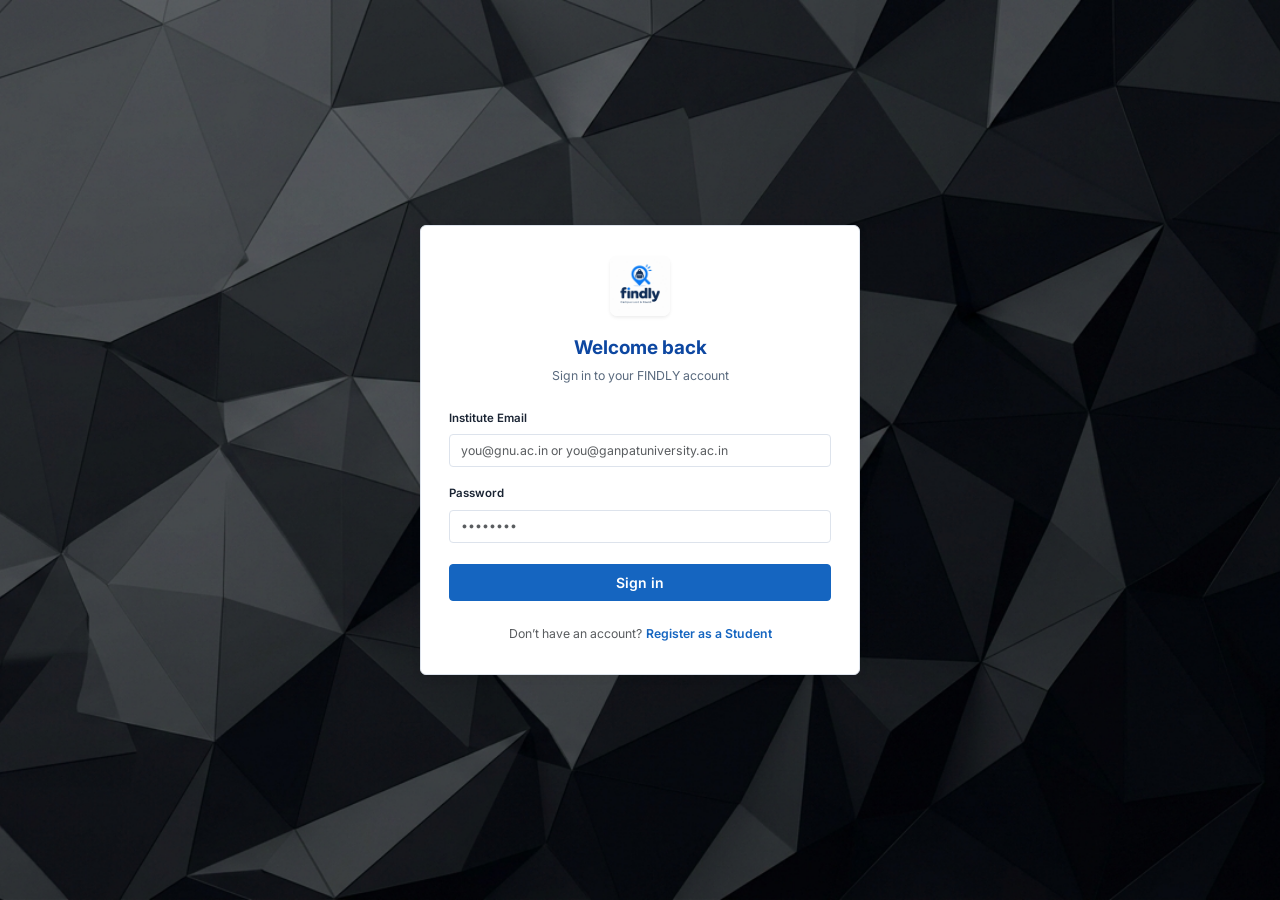
<file: frontend/admin/notifications.html>
<!DOCTYPE html>
<html lang="en">
<head>
  <meta charset="UTF-8">
  <meta name="viewport" content="width=device-width, initial-scale=1">
  <title>Notifications — FINDLY Admin</title>
  <link href="https://cdn.jsdelivr.net/npm/bootstrap@5.3.3/dist/css/bootstrap.min.css" rel="stylesheet">
  <link href="https://cdn.jsdelivr.net/npm/bootstrap-icons@1.11.3/font/bootstrap-icons.min.css" rel="stylesheet">
  <link href="../assets/css/style.css" rel="stylesheet">
  <link href="../assets/css/admin.css" rel="stylesheet">
</head>
<body data-page="notifications">
  <main class="fin-main">
    <div class="fin-page-head d-flex justify-content-between align-items-center flex-wrap gap-2">
      <div>
        <h1 class="fin-page-title">Notifications</h1>
        <p class="fin-page-sub mb-0">System events, moderation alerts, and report updates.</p>
      </div>
      <div id="markAllWrap" class="d-none">
        <button class="btn btn-outline-primary btn-sm" id="pageMarkAllRead">
          <i class="bi bi-check2-all me-1"></i>Mark all as read
        </button>
      </div>
    </div>

    <div class="fin-card">
      <div class="fin-card-body p-0" id="notifPageList">
        <div class="fin-empty"><div class="spinner-border spinner-border-sm text-primary me-2"></div>Loading…</div>
      </div>
    </div>
  </main>

  <script>window.BASE = "../";</script>
  <script src="https://cdn.jsdelivr.net/npm/jquery@3.7.1/dist/jquery.min.js"></script>
  <script src="https://cdn.jsdelivr.net/npm/bootstrap@5.3.3/dist/js/bootstrap.bundle.min.js"></script>
  <script src="../config/config.js"></script>
  <script src="../assets/js/api.js"></script>
  <script src="../assets/js/auth.js"></script>
  <script src="../assets/js/notifications.js"></script>
  <script src="../assets/js/admin.js"></script>
  <script>
    Auth.init(["ADMIN"]).then(load);

    async function load() {
      var list = $("#notifPageList");
      try {
        var d = await Notifications.loadAll();
        var notifs = d.notifications || [];
        list.html("");

        var hasUnread = notifs.some(function (n) { return !n.isRead || n.isRead === "0" || n.isRead === 0; });
        if (hasUnread) {
          $("#markAllWrap").removeClass("d-none");
        } else {
          $("#markAllWrap").addClass("d-none");
        }

        if (!notifs.length) {
          list.html('<div class="fin-empty py-5"><i class="bi bi-bell-slash fs-1 d-block mb-2 text-secondary"></i>You have no notifications yet.</div>');
          return;
        }

        var container = $('<div class="list-group list-group-flush"></div>');
        notifs.forEach(function (n) {
          var isUnread = !n.isRead || n.isRead === "0" || n.isRead === 0;
          var dateStr = window.formatDateTime ? window.formatDateTime(n.createdAt) : n.createdAt;

          var row = $(
            '<div class="list-group-item d-flex align-items-start gap-3 p-3 ' + (isUnread ? 'bg-light' : '') + '">' +
              '<div class="fin-avatar mt-1 ' + (isUnread ? 'text-bg-primary' : 'text-bg-light border') + '" style="width:38px;height:38px;flex-shrink:0">' +
                '<i class="bi ' + (isUnread ? 'bi-bell-fill' : 'bi-bell') + '"></i>' +
              '</div>' +
              '<div class="flex-grow-1">' +
                '<div class="' + (isUnread ? 'fw-bold text-dark' : 'text-secondary') + '">' + Auth.escapeHtml(n.message) + '</div>' +
                '<div class="small text-muted mt-1">' + (dateStr || 'Just now') + (n.itemTitle ? ' · <span class="fw-medium text-dark">' + Auth.escapeHtml(n.itemTitle) + '</span>' : '') + '</div>' +
              '</div>' +
              '<div class="d-flex align-items-center gap-1 flex-shrink-0">' +
                (isUnread ? '<button class="btn btn-sm btn-soft read-btn" data-id="' + n.notificationId + '">Mark read</button>' : '') +
              '</div>' +
            '</div>'
          );
          container.append(row);
        });

        list.append(container);

        $(".read-btn").on("click", async function () {
          var btn = $(this);
          var nid = btn.data("id");
          btn.prop("disabled", true).text("...");
          try {
            await Notifications.markRead(nid);
            window.showToast("Notification marked as read");
            load();
          } catch (err) {
            window.showToast(err.message, "danger");
            btn.prop("disabled", false).text("Mark read");
          }
        });

        $("#pageMarkAllRead").off("click").on("click", async function () {
          var unreadList = notifs.filter(function (n) { return !n.isRead || n.isRead === "0" || n.isRead === 0; });
          for (var i = 0; i < unreadList.length; i++) {
            try { await API.put("/api/notifications/" + unreadList[i].notificationId + "/read"); } catch (_) {}
          }
          Notifications.refreshBadge();
          window.showToast("All notifications marked as read");
          load();
        });

      } catch (err) {
        list.html('<div class="fin-empty fin-empty-error py-4 text-danger">Could not load notifications.</div>');
      }
    }
  </script>
</body>
</html>
</file>
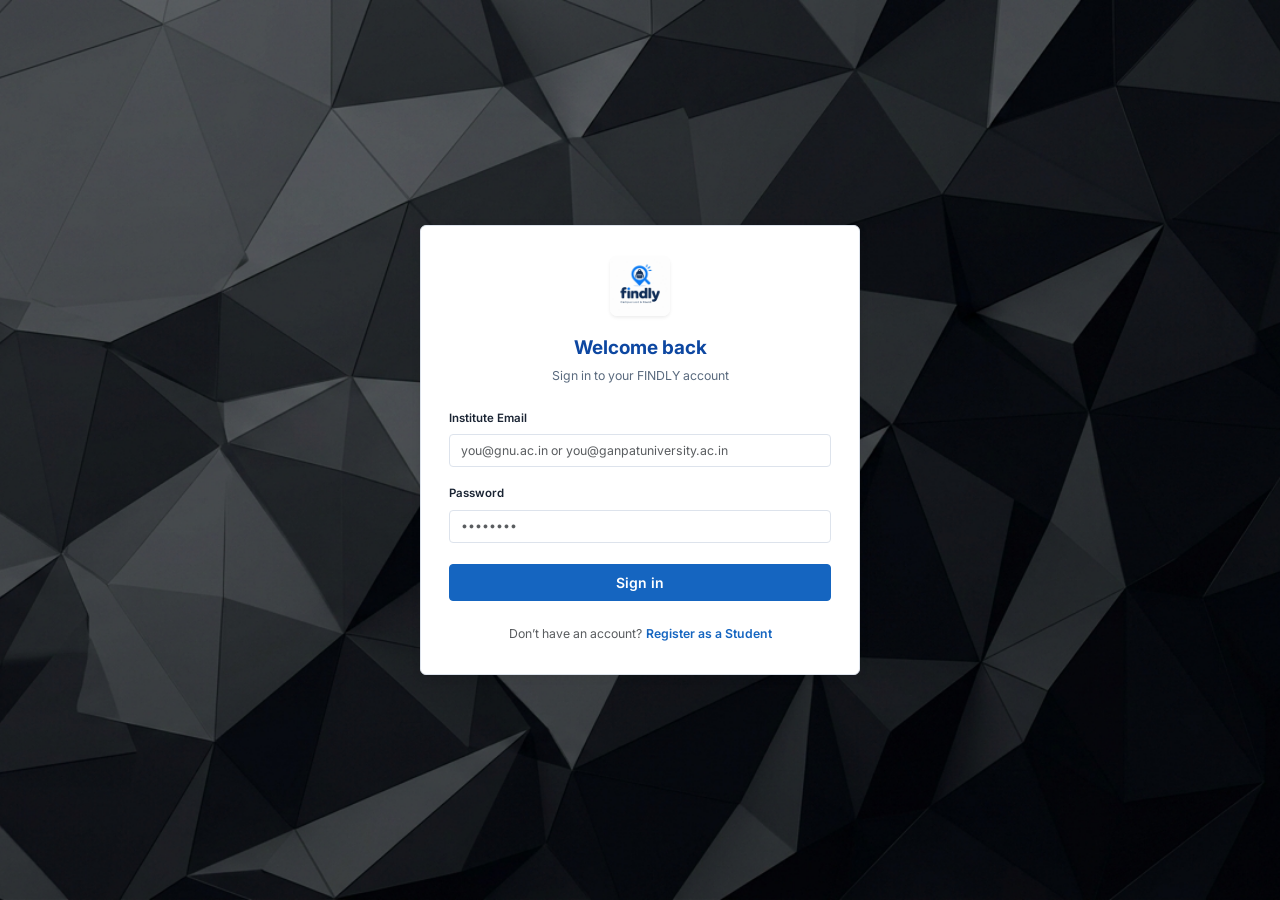
<file: frontend/admin/profile.html>
<!DOCTYPE html>
<html lang="en">
<head>
  <meta charset="UTF-8">
  <meta name="viewport" content="width=device-width, initial-scale=1">
  <title>My Profile — FINDLY</title>
  <link href="https://cdn.jsdelivr.net/npm/bootstrap@5.3.3/dist/css/bootstrap.min.css" rel="stylesheet">
  <link href="https://cdn.jsdelivr.net/npm/bootstrap-icons@1.11.3/font/bootstrap-icons.min.css" rel="stylesheet">
  <link href="../assets/css/style.css" rel="stylesheet">
  <link href="../assets/css/student.css" rel="stylesheet">
</head>
<body data-page="profile">
  <main class="fin-main">
    <div class="fin-page-head">
      <h1 class="fin-page-title">My Profile</h1>
      <p class="fin-page-sub mb-0">Your account details. Email cannot be changed.</p>
    </div>

    <div class="row g-4" style="max-width:860px">
      <div class="col-lg-4">
        <div class="fin-card p-4 text-center">
          <div class="fin-avatar mx-auto mb-3" style="width:72px;height:72px;font-size:1.9rem" id="profileAvatar">?</div>
          <h5 class="mb-0" id="profileName">—</h5>
          <div class="text-muted small" id="profileEmail">—</div>
          <span class="badge fin-badge-role mt-2" id="profileRole">—</span>
          <div class="small text-muted mt-3" id="profileJoined"></div>
        </div>
      </div>
      <div class="col-lg-8">
        <div class="fin-card">
          <div class="fin-card-body">
            <form id="profileForm" class="row g-3" novalidate>
              <div class="col-12">
                <label class="form-label" for="pName">Full Name</label>
                <input type="text" class="form-control" id="pName" required>
              </div>
              <div class="col-md-6">
                <label class="form-label" for="pContact">Contact Number</label>
                <input type="tel" class="form-control" id="pContact" required>
              </div>
              <div class="col-md-6">
                <label class="form-label" for="pEnroll">Enrollment / Employee Number</label>
                <input type="text" class="form-control" id="pEnroll" required>
              </div>
              <div class="col-12 pt-2">
                <label class="form-label" for="pEmail">Institute Email <span class="text-muted fw-normal">(read-only)</span></label>
                <input type="email" class="form-control" id="pEmail" disabled>
              </div>
              <div class="col-12">
                <div class="form-label mb-1">Change password <span class="text-muted fw-normal">(leave blank to keep current)</span></div>
                <div class="row g-2">
                  <div class="col-md-6">
                    <input type="password" class="form-control" id="pPassword" placeholder="New password">
                  </div>
                  <div class="col-md-6">
                    <input type="password" class="form-control" id="pConfirm" placeholder="Confirm new password">
                  </div>
                </div>
              </div>
              <div class="col-12 mt-4">
                <button type="submit" class="btn btn-primary px-4" id="saveBtn">
                  <span class="spinner-border spinner-border-sm d-none me-2" id="saveSpinner"></span>Save changes
                </button>
              </div>
            </form>
          </div>
        </div>
      </div>
    </div>
  </main>

  <script>window.BASE = "../";</script>
  <script src="https://cdn.jsdelivr.net/npm/jquery@3.7.1/dist/jquery.min.js"></script>
  <script src="https://cdn.jsdelivr.net/npm/bootstrap@5.3.3/dist/js/bootstrap.bundle.min.js"></script>
  <script src="../config/config.js"></script>
  <script src="../assets/js/api.js"></script>
  <script src="../assets/js/auth.js"></script>
  <script src="../assets/js/notifications.js"></script>
  <script src="../assets/js/search-filter.js"></script>
  <script src="../assets/js/student.js"></script>
  <script>
    Auth.init(["ADMIN"]).then(function (user) {
      fill(user);
    });

    function fill(u) {
      $("#profileAvatar").text((u.name || "?").charAt(0).toUpperCase());
      $("#profileName").text(u.name);
      $("#profileEmail").text(u.email);
      $("#profileRole").text(Auth.roleLabel(u.role));
      $("#profileJoined").text("Joined " + window.formatDateTime(u.createdAt));
      $("#pName").val(u.name);
      $("#pContact").val(u.contactNo || "");
      $("#pEnroll").val(u.enrollmentNo || "");
      $("#pEmail").val(u.email);
    }

    $("#profileForm").on("submit", async function (e) {
      e.preventDefault();
      var payload = {
        name: $("#pName").val().trim(),
        contactNo: $("#pContact").val().trim(),
        enrollmentNo: $("#pEnroll").val().trim(),
      };
      var p1 = $("#pPassword").val(), p2 = $("#pConfirm").val();
      if (p1 || p2) {
        if (p1 !== p2) { window.showToast("New passwords do not match.", "warning"); return; }
        if (p1.length < 6) { window.showToast("Password must be at least 6 characters.", "warning"); return; }
        payload.password = p1;
      }
      if (!payload.name || !payload.contactNo || !payload.enrollmentNo) {
        window.showToast("Name, contact and enrollment are required.", "warning");
        return;
      }

      $("#saveSpinner").removeClass("d-none");
      $("#saveBtn").prop("disabled", true);
      try {
        var u = await API.put("/api/profile", payload);
        fill(u);
        $("#pPassword, #pConfirm").val("");
        window.showToast("Profile updated.");
      } catch (err) {
        var msg = err.fieldErrors ? Object.values(err.fieldErrors).join(" · ") : err.message;
        window.showToast(msg, "danger");
      } finally {
        $("#saveSpinner").addClass("d-none");
        $("#saveBtn").prop("disabled", false);
      }
    });
  </script>
</body>
</html>
</file>
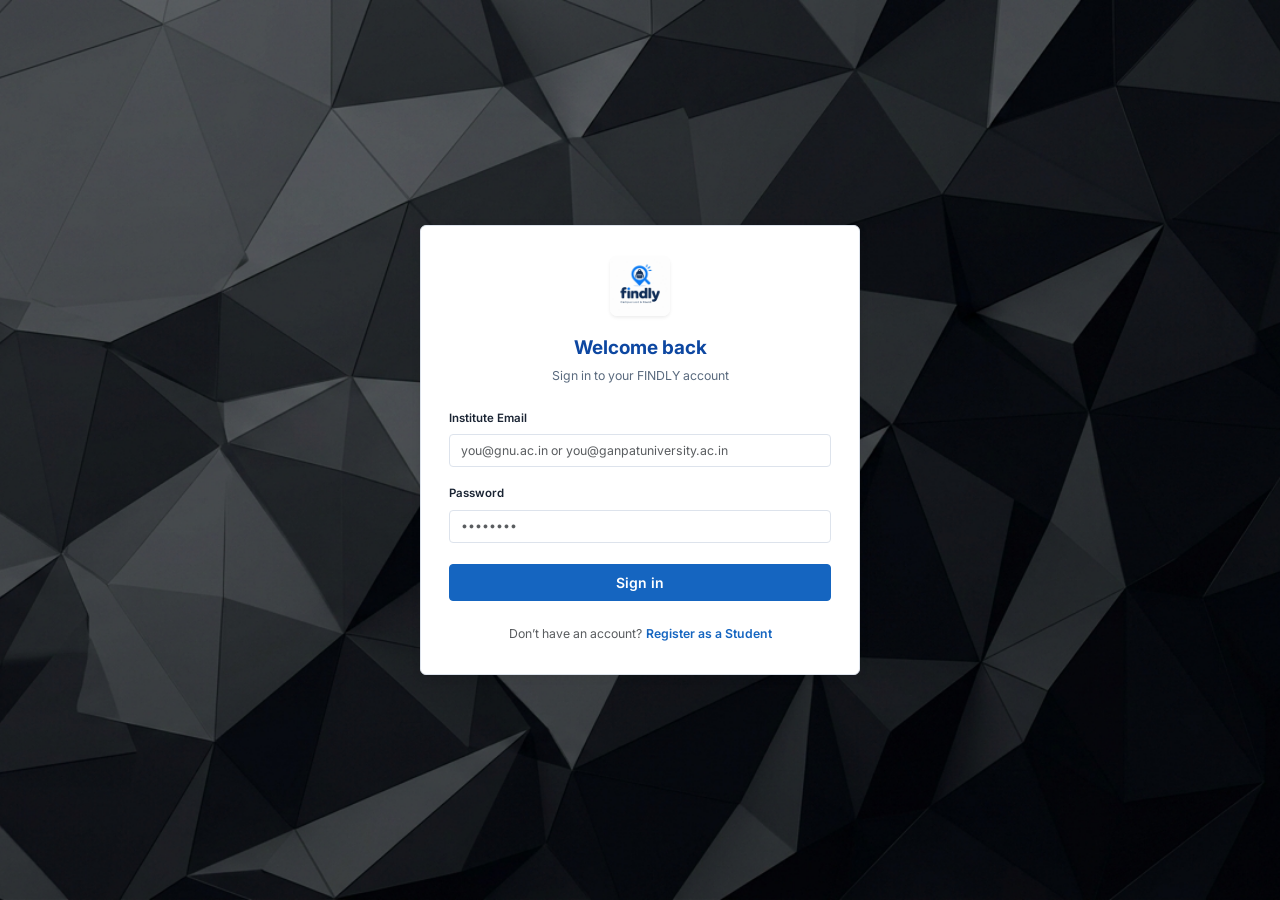
<file: frontend/admin/reports-statistics.html>
<!DOCTYPE html>
<html lang="en">
<head>
  <meta charset="UTF-8">
  <meta name="viewport" content="width=device-width, initial-scale=1">
  <title>Reports &amp; Statistics — FINDLY</title>
  <link href="https://cdn.jsdelivr.net/npm/bootstrap@5.3.3/dist/css/bootstrap.min.css" rel="stylesheet">
  <link href="https://cdn.jsdelivr.net/npm/bootstrap-icons@1.11.3/font/bootstrap-icons.min.css" rel="stylesheet">
  <link href="../assets/css/style.css" rel="stylesheet">
  <link href="../assets/css/admin.css" rel="stylesheet">
</head>
<body data-page="reports-statistics">
  <main class="fin-main">
    <div class="fin-page-head">
      <h1 class="fin-page-title">Reports &amp; Statistics</h1>
      <p class="fin-page-sub mb-0">System-wide numbers, refreshed live from the database.</p>
    </div>

    <div class="row g-3 mb-4" id="statCards"></div>

    <div class="row g-3">
      <div class="col-lg-6">
        <div class="fin-card">
          <div class="fin-card-header"><span><i class="bi bi-box-seam me-2"></i>Found items breakdown</span></div>
          <div class="fin-card-body" id="foundChart"></div>
        </div>
      </div>
      <div class="col-lg-6">
        <div class="fin-card">
          <div class="fin-card-header"><span><i class="bi bi-journal-text me-2"></i>Lost items breakdown</span></div>
          <div class="fin-card-body" id="lostChart"></div>
        </div>
      </div>
    </div>
  </main>

  <script>window.BASE = "../";</script>
  <script src="https://cdn.jsdelivr.net/npm/jquery@3.7.1/dist/jquery.min.js"></script>
  <script src="https://cdn.jsdelivr.net/npm/bootstrap@5.3.3/dist/js/bootstrap.bundle.min.js"></script>
  <script src="../config/config.js"></script>
  <script src="../assets/js/api.js"></script>
  <script src="../assets/js/auth.js"></script>
  <script src="../assets/js/notifications.js"></script>
  <script src="../assets/js/search-filter.js"></script>
  <script src="../assets/js/student.js"></script>
  <script src="../assets/js/staff.js"></script>
  <script src="../assets/js/admin.js"></script>
  <script>
    Auth.init(["ADMIN"]).then(load);

    async function load() {
      var d = await API.get("/api/dashboard/admin");
      var cards = [
        { icon: "bi-people", bg: "var(--fin-indigo-soft)", color: "var(--fin-indigo)", val: d.totalUsers, label: "Total users", sub: "S: " + (d.usersByRole.STUDENT || 0) + " · St: " + (d.usersByRole.STAFF || 0) + " · A: " + (d.usersByRole.ADMIN || 0) },
        { icon: "bi-hourglass-split", bg: "var(--fin-warning-bg)", color: "#b45309", val: d.pendingApprovals, label: "Pending approvals" },
        { icon: "bi-hand-thumbs-up", bg: "var(--fin-info-bg)", color: "#0369a1", val: d.pendingHandovers, label: "Pending handovers" },
        { icon: "bi-patch-check", bg: "var(--fin-success-bg)", color: "#15803d", val: d.resolvedCount, label: "Resolved" },
        { icon: "bi-check2-circle", bg: "var(--fin-success-bg)", color: "#16a34a", val: d.activeItems, label: "Active items" },
        { icon: "bi-calendar-week", bg: "var(--fin-found-bg)", color: "#b45309", val: d.resolvedThisWeek, label: "Resolved this week" },
      ];
      $("#statCards").html(cards.map(function (c) {
        return '<div class="col-6 col-lg-4">' +
          '<div class="fin-card p-3 d-flex gap-3 align-items-center">' +
            '<div class="fin-stat-icon" style="background:' + c.bg + ";color:" + c.color + '"><i class="bi ' + c.icon + '"></i></div>' +
            "<div><div class='fin-stat-val'>" + c.val + "</div><div class='fin-stat-label'>" + c.label + "</div>" +
            (c.sub ? '<div class="small text-muted">' + c.sub + "</div>" : "") + "</div></div></div>";
      }).join(""));

      renderBreakdown("foundChart", "FOUND", "Found items", d.itemsByTypeStatus);
      renderBreakdown("lostChart", "LOST", "Lost items", d.itemsByTypeStatus);
    }

    function renderBreakdown(id, type, title, rows) {
      var statuses = ["PENDING", "ACTIVE", "CLAIMED", "RESOLVED", "REJECTED"];
      var labels = { PENDING: "Pending", ACTIVE: "Active", CLAIMED: "Claimed", RESOLVED: "Resolved", REJECTED: "Rejected" };
      var colors = { PENDING: "#f59e0b", ACTIVE: "#16a34a", CLAIMED: "#0ea5e9", RESOLVED: "#64748b", REJECTED: "#dc2626" };
      var total = rows.filter(function (r) { return r.itemType === type; }).reduce(function (s, r) { return s + Number(r.total); }, 0) || 0;
      var max = Math.max(1, total);
      var html = '<div class="mb-3 d-flex justify-content-between align-items-center"><span class="fw-semibold">' + title + '</span><span class="badge fin-badge text-bg-dark">' + total + " total</span></div>";
      statuses.forEach(function (st) {
        var row = rows.filter(function (r) { return r.itemType === type && r.status === st; })[0];
        var val = row ? Number(row.total) : 0;
        html += '<div class="d-flex justify-content-between small mb-1 mt-3"><span>' + labels[st] +
          '</span><span class="text-muted fw-semibold">' + val + "</span></div>" +
          '<div class="fin-bar"><div style="width:' + Math.round((val / max) * 100) + "%;background:" + colors[st] + '"></div></div>';
      });
      document.getElementById(id).innerHTML = html;
    }
  </script>
</body>
</html>
</file>
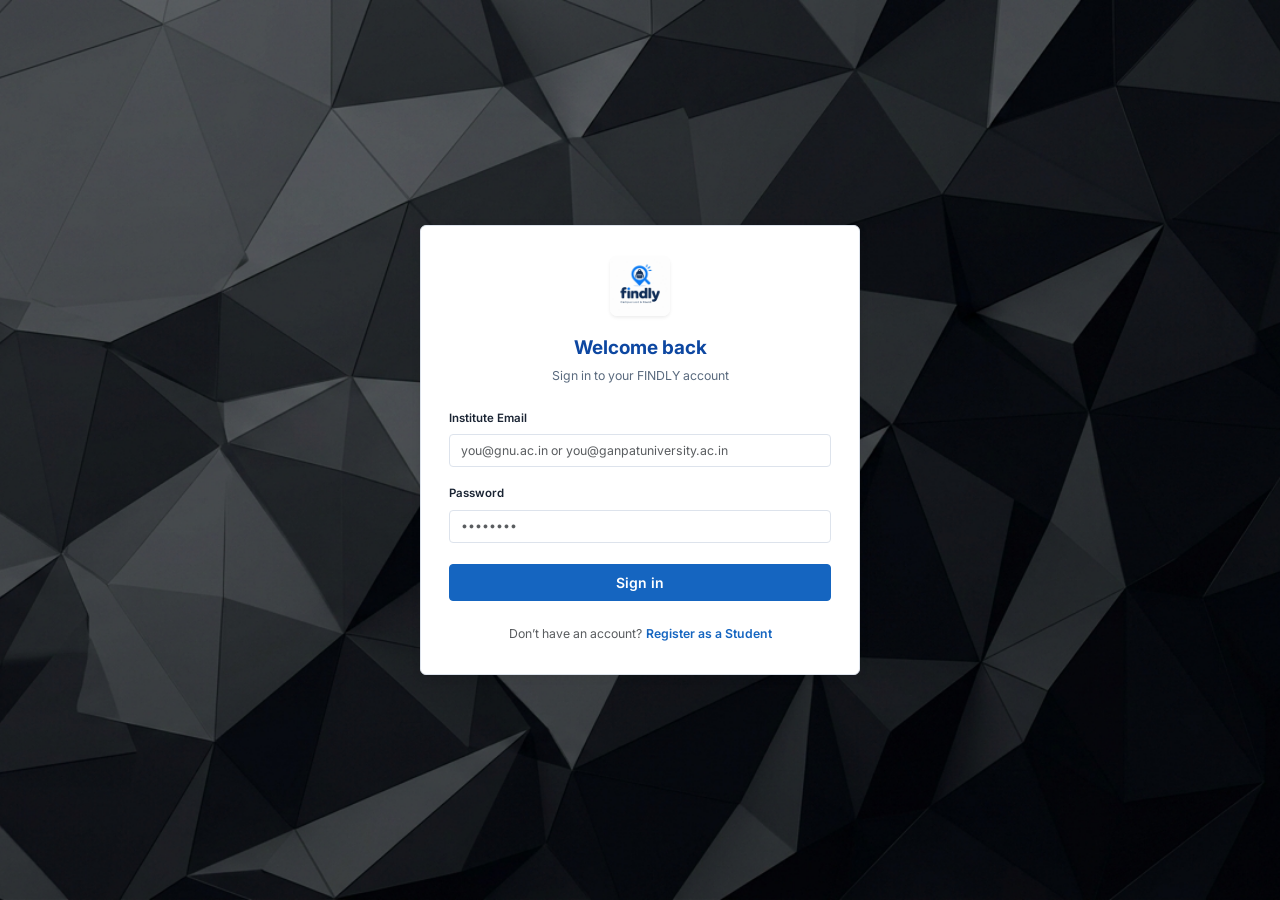
<file: frontend/staff/claim-and-handover.html>
<!DOCTYPE html>
<html lang="en">
<head>
  <meta charset="UTF-8">
  <meta name="viewport" content="width=device-width, initial-scale=1">
  <title>Claim &amp; Handover — FINDLY</title>
  <link href="https://cdn.jsdelivr.net/npm/bootstrap@5.3.3/dist/css/bootstrap.min.css" rel="stylesheet">
  <link href="https://cdn.jsdelivr.net/npm/bootstrap-icons@1.11.3/font/bootstrap-icons.min.css" rel="stylesheet">
  <link href="../assets/css/style.css" rel="stylesheet">
  <link href="../assets/css/staff.css" rel="stylesheet">
</head>
<body data-page="claim-and-handover">
  <main class="fin-main">
    <div class="fin-page-head">
      <h1 class="fin-page-title">Claim &amp; Handover</h1>
      <p class="fin-page-sub mb-0">Walk an item through its lifecycle: <strong>Found → Claimed → Recipient → Resolved</strong>.</p>
    </div>

    <div class="fin-stepper mb-4">
      <div class="fin-step"><span class="fin-step-num">1</span><span>Logged &amp; approved</span></div>
      <div class="fin-step"><span class="fin-step-num">2</span><span>Claimed (verified in person)</span></div>
      <div class="fin-step"><span class="fin-step-num">3</span><span>Recipient recorded</span></div>
      <div class="fin-step"><span class="fin-step-num">4</span><span>Resolved</span></div>
    </div>

    <div class="row g-3">
      <div class="col-lg-7">
        <div class="fin-card">
          <div class="fin-card-header"><span><i class="bi bi-hand-thumbs-up me-2"></i>Ready to claim (Active)</span></div>
          <div class="fin-card-body p-0">
            <div class="table-responsive">
              <table class="table fin-table align-middle mb-0">
                <thead class="table-light"><tr><th>Item</th><th>Status</th><th class="text-end">Action</th></tr></thead>
                <tbody id="activeBody"></tbody>
              </table>
              <div id="activeEmpty" class="d-none"><div class="fin-empty"><i class="bi bi-inbox"></i>No active items to claim right now.</div></div>
            </div>
          </div>
        </div>
      </div>
      <div class="col-lg-5">
        <div class="fin-card mb-3">
          <div class="fin-card-header"><span><i class="bi bi-person-check me-2"></i>Claimed — awaiting handover</span></div>
          <div class="fin-card-body p-0">
            <div class="table-responsive">
              <table class="table fin-table align-middle mb-0">
                <thead class="table-light"><tr><th>Item</th><th>Actions</th></tr></thead>
                <tbody id="claimedBody"></tbody>
              </table>
              <div id="claimedEmpty" class="d-none"><div class="fin-empty"><i class="bi bi-inbox"></i>Nothing claimed yet.</div></div>
            </div>
          </div>
        </div>
      </div>
    </div>
  </main>

  <script>window.BASE = "../";</script>
  <script src="https://cdn.jsdelivr.net/npm/jquery@3.7.1/dist/jquery.min.js"></script>
  <script src="https://cdn.jsdelivr.net/npm/bootstrap@5.3.3/dist/js/bootstrap.bundle.min.js"></script>
  <script src="../config/config.js"></script>
  <script src="../assets/js/api.js"></script>
  <script src="../assets/js/auth.js"></script>
  <script src="../assets/js/notifications.js"></script>
  <script src="../assets/js/search-filter.js"></script>
  <script src="../assets/js/student.js"></script>
  <script src="../assets/js/staff.js"></script>
  <script>
    Auth.init(["STAFF", "ADMIN"]).then(load);
    Staff.bindTableActions(load);

    async function load() {
      var activeEmpty = $("#activeEmpty"), claimedEmpty = $("#claimedEmpty");

      var active = await API.get("/api/items?type=FOUND&status=ACTIVE");
      $("#activeBody").html(active.items.map(function (it) {
        return '<tr><td><div class="d-flex align-items-center gap-2">' +
          '<img src="' + ItemUI.image(it) + '" class="fin-thumb" alt=""><div>' +
          '<div class="fw-semibold">' + Auth.escapeHtml(it.title) + "</div>" +
          '<div class="small text-muted">' + Auth.escapeHtml(it.location) + "</div></div></div></td>" +
          "<td>" + ItemUI.statusBadge(it.status) + "</td>" +
          '<td class="text-end"><button class="btn btn-sm btn-soft-warning claim-btn" data-id="' + it.itemId + '"><i class="bi bi-hand-thumbs-up me-1"></i>Claim</button></td></tr>';
      }).join(""));
      activeEmpty.toggleClass("d-none", !!active.items.length);

      var claimed = await API.get("/api/items?type=FOUND&status=CLAIMED");
      $("#claimedBody").html(claimed.items.map(function (it) {
        return '<tr><td><div class="fw-semibold small">' + Auth.escapeHtml(it.title) + "</div>" +
          '<div class="small text-muted">' + ItemUI.shortDate(it.itemDate) + "</div></td>" +
          '<td class="text-end whitespace-nowrap">' +
            '<button class="btn btn-sm btn-soft-success recipient-btn" data-id="' + it.itemId + '" title="Record recipient"><i class="bi bi-person-check"></i></button> ' +
            '<button class="btn btn-sm btn-primary resolve-btn" data-id="' + it.itemId + '" title="Resolve"><i class="bi bi-check-lg"></i></button></td></tr>';
      }).join(""));
      claimedEmpty.toggleClass("d-none", !!claimed.items.length);
    }
  </script>
</body>
</html>
</file>
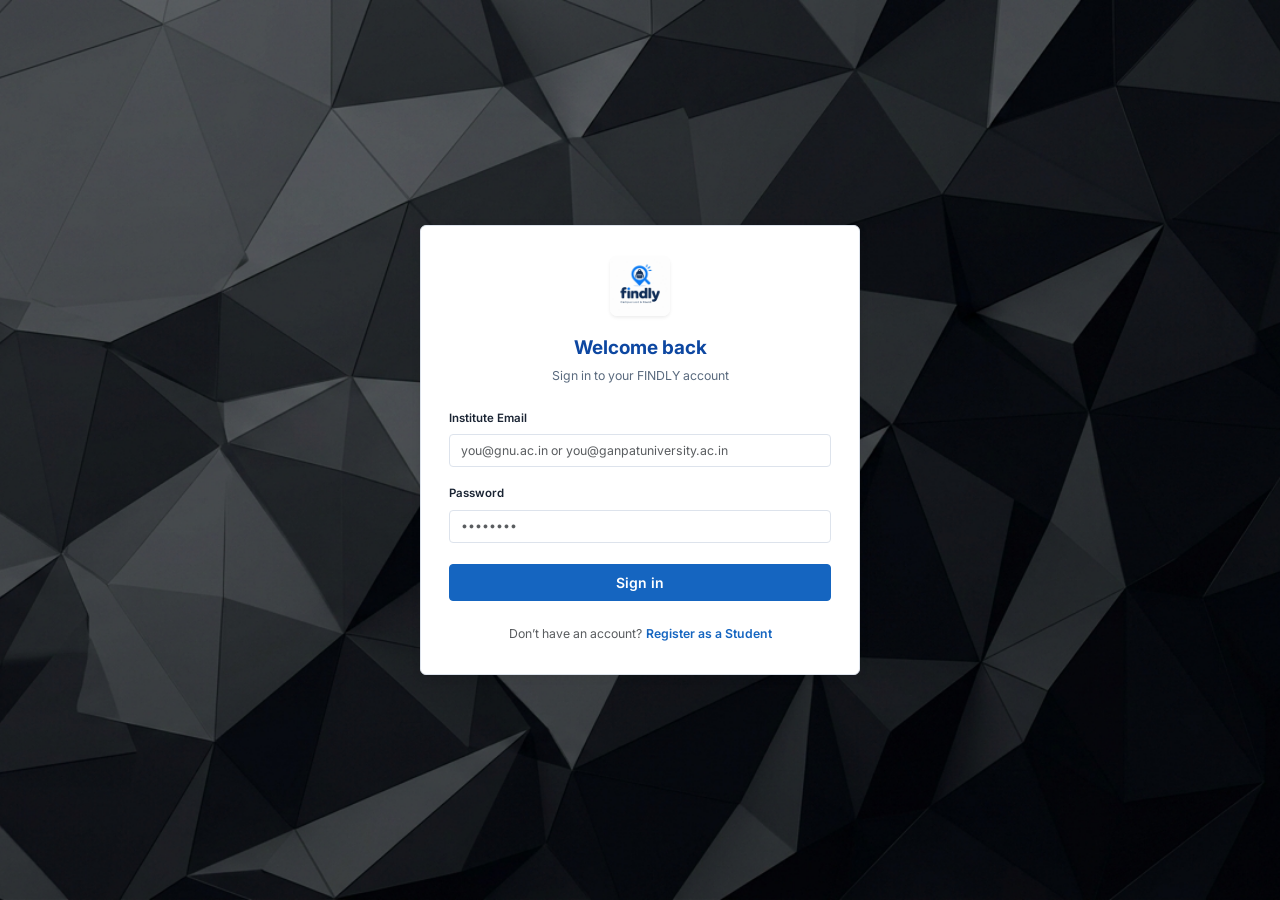
<file: frontend/staff/dashboard.html>
<!DOCTYPE html>
<html lang="en">
<head>
  <meta charset="UTF-8">
  <meta name="viewport" content="width=device-width, initial-scale=1">
  <title>Staff Dashboard — FINDLY</title>
  <link href="https://cdn.jsdelivr.net/npm/bootstrap@5.3.3/dist/css/bootstrap.min.css" rel="stylesheet">
  <link href="https://cdn.jsdelivr.net/npm/bootstrap-icons@1.11.3/font/bootstrap-icons.min.css" rel="stylesheet">
  <link href="../assets/css/style.css" rel="stylesheet">
  <link href="../assets/css/staff.css" rel="stylesheet">
</head>
<body data-page="dashboard">
  <main class="fin-main">
    <div class="fin-page-head d-flex flex-wrap justify-content-between align-items-end gap-2">
      <div>
        <h1 class="fin-page-title" id="staffGreeting">Welcome back</h1>
        <p class="fin-page-sub mb-0">Security desk overview — here&rsquo;s where your found-item operations stand.</p>
      </div>
      <a href="log-found-item.html" class="btn btn-primary"><i class="bi bi-plus-circle me-1"></i>Log Found Item</a>
    </div>

    <div class="row g-3 mb-4" id="statCards"></div>

    <div class="fin-card mb-4">
      <div class="fin-card-header">
        <span><i class="bi bi-people me-2"></i>Recent found items you logged</span>
        <a href="manage-found-items.html" class="small fw-semibold">Manage all <i class="bi bi-arrow-right"></i></a>
      </div>
      <div class="fin-card-body p-0">
        <div class="table-responsive">
          <table class="table fin-table align-middle mb-0">
            <thead class="table-light">
              <tr><th>Item</th><th>Category</th><th>Status</th><th>Custody</th><th></th></tr>
            </thead>
            <tbody id="recentBody"></tbody>
          </table>
          <div id="recentEmpty" class="d-none"><div class="fin-empty"><i class="bi bi-archive"></i>No found items logged yet.</div></div>
        </div>
      </div>
    </div>

    <div class="fin-verify-note">
      <i class="bi bi-shield-check me-1"></i><strong>Handover rule:</strong> mark an item <em>Claimed</em> only after the owner is verified <strong>in person</strong> at the desk — then record the recipient and resolve.
    </div>
  </main>

  <script>window.BASE = "../";</script>
  <script src="https://cdn.jsdelivr.net/npm/jquery@3.7.1/dist/jquery.min.js"></script>
  <script src="https://cdn.jsdelivr.net/npm/bootstrap@5.3.3/dist/js/bootstrap.bundle.min.js"></script>
  <script src="../config/config.js"></script>
  <script src="../assets/js/api.js"></script>
  <script src="../assets/js/auth.js"></script>
  <script src="../assets/js/notifications.js"></script>
  <script src="../assets/js/search-filter.js"></script>
  <script src="../assets/js/student.js"></script>
  <script src="../assets/js/staff.js"></script>
  <script>
    Auth.init(["STAFF", "ADMIN"]).then(load);

    async function load(user) {
      var d = await API.get("/api/dashboard/staff");
      var cards = [
        { icon: "bi-hourglass-split", bg: "var(--fin-found-bg)", color: "#b45309", val: d.pendingFoundLogs, label: "Pending found logs" },
        { icon: "bi-check2-circle", bg: "var(--fin-success-bg)", color: "#15803d", val: d.activeFoundItems, label: "Active found items" },
        { icon: "bi-archive", bg: "var(--fin-info-bg)", color: "#0369a1", val: d.itemsInCustody, label: "Items in custody" },
        { icon: "bi-patch-check", bg: "var(--fin-indigo-soft)", color: "var(--fin-indigo)", val: d.resolvedThisWeek, label: "Resolved this week" },
      ];
      $("#statCards").html(cards.map(function (c) {
        return '<div class="col-6 col-xxl-3"><div class="fin-stat">' +
          '<div class="fin-stat-icon" style="background:' + c.bg + ";color:" + c.color + '"><i class="bi ' + c.icon + '"></i></div>' +
          '<div><div class="fin-stat-val">' + c.val + '</div><div class="fin-stat-label">' + c.label + "</div></div></div></div>";
      }).join(""));

      await loadRecent(user);
    }

    async function loadRecent() {
      var d = await API.get("/api/items?type=FOUND");
      var mine = d.items.filter(function (it) { return it.status !== "REJECTED"; }).slice(0, 6);
      var body = document.getElementById("recentBody");
      if (!mine.length) {
        document.getElementById("recentEmpty").classList.remove("d-none");
        return;
      }
      body.innerHTML = mine.map(function (it) { return Staff.row(it, false); }).join("");
    }
  </script>
</body>
</html>
</file>
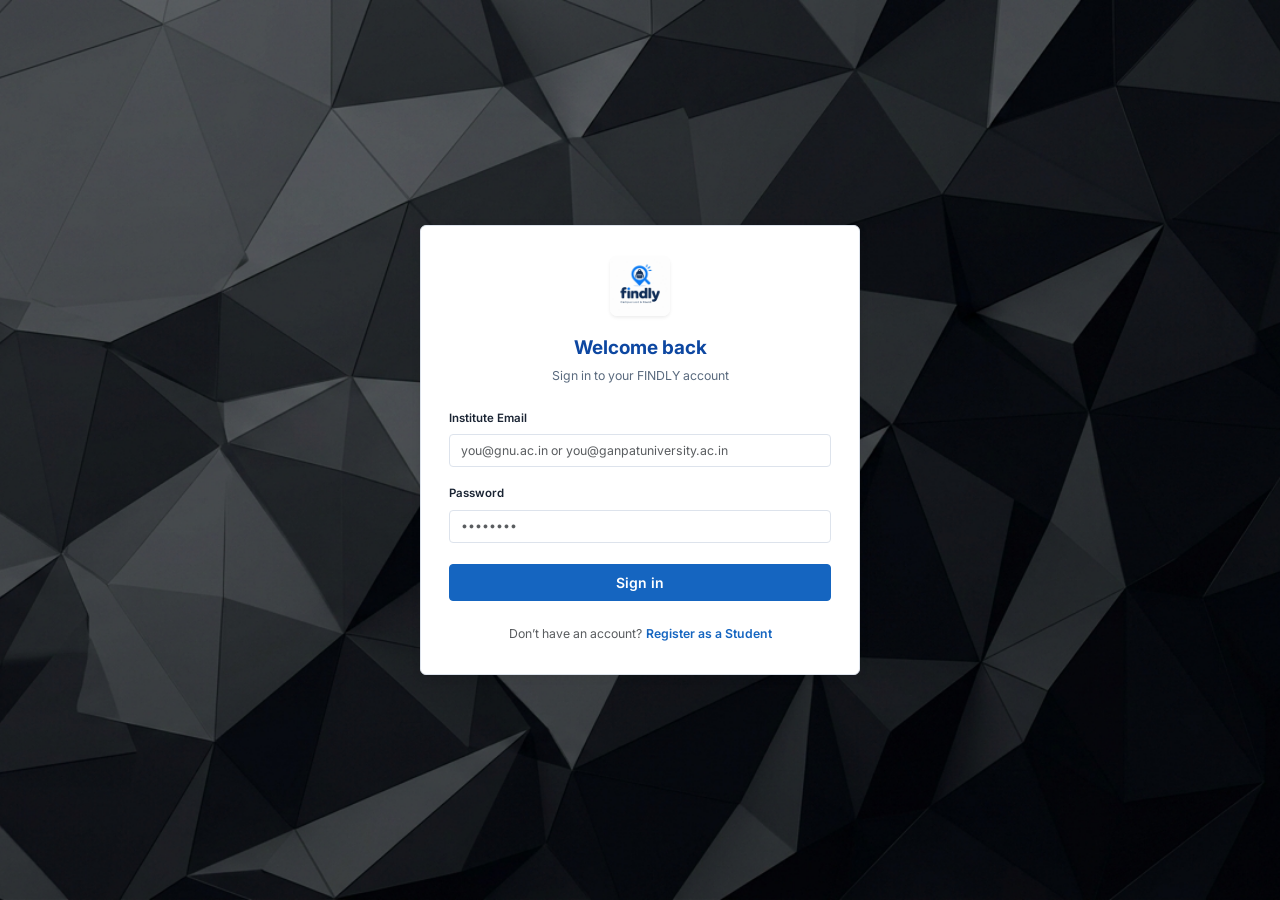
<file: frontend/staff/log-found-item.html>
<!DOCTYPE html>
<html lang="en">
<head>
  <meta charset="UTF-8">
  <meta name="viewport" content="width=device-width, initial-scale=1">
  <title>Log a Found Item — FINDLY</title>
  <link href="https://cdn.jsdelivr.net/npm/bootstrap@5.3.3/dist/css/bootstrap.min.css" rel="stylesheet">
  <link href="https://cdn.jsdelivr.net/npm/bootstrap-icons@1.11.3/font/bootstrap-icons.min.css" rel="stylesheet">
  <link href="../assets/css/style.css" rel="stylesheet">
  <link href="../assets/css/staff.css" rel="stylesheet">
</head>
<body data-page="log-found-item">
  <main class="fin-main">
    <div class="fin-page-head">
      <h1 class="fin-page-title">Log a Found Item</h1>
      <p class="fin-page-sub mb-0">The handed-in item goes into custody as Pending, then awaits admin approval to go live.</p>
    </div>

    <div class="fin-card" style="max-width:760px">
      <div class="fin-card-body">
        <form id="foundForm" novalidate class="row g-3">
          <div class="col-md-8">
            <label class="form-label" for="title">What was found? *</label>
            <input type="text" class="form-control" id="title" name="title" maxlength="150" placeholder="e.g. Samsung Galaxy Watch" required>
          </div>
          <div class="col-md-4">
            <label class="form-label" for="categoryId">Category *</label>
            <select class="form-select" id="categoryId" name="categoryId" required><option value="">Select…</option></select>
          </div>
          <div class="col-12">
            <label class="form-label" for="description">Description *</label>
            <textarea class="form-control" id="description" name="description" rows="4" minlength="10" maxlength="5000" placeholder="Condition, distinguishing marks, where exactly it was found…" required></textarea>
          </div>
          <div class="col-md-7">
            <label class="form-label" for="location">Location found *</label>
            <input type="text" class="form-control" id="location" name="location" maxlength="300" placeholder="e.g. Central Canteen, near Juice Corner" required>
          </div>
          <div class="col-md-5">
            <label class="form-label" for="itemDate">Date found *</label>
            <input type="date" class="form-control" id="itemDate" name="itemDate" max="2099-12-31" required>
          </div>
          <div class="col-md-8">
            <label class="form-label" for="custodyLocation">Custody location *</label>
            <input type="text" class="form-control" id="custodyLocation" name="custodyLocation" maxlength="200" placeholder="e.g. Campus Security Office, Block A" required>
          </div>
          <div class="col-md-4">
            <label class="form-label" for="custodyStatus">Custody status</label>
            <select class="form-select" id="custodyStatus" name="custodyStatus">
              <option value="IN_CUSTODY" selected>In custody</option>
              <option value="MOVED">Moved</option>
            </select>
          </div>
          <div class="col-12">
            <label class="form-label" for="image">Photo <span class="fw-normal text-muted">(optional)</span></label>
            <input type="file" class="form-control" id="image" name="image" accept="image/jpeg,image/png,image/webp">
            <div class="form-text">JPG, PNG or WebP · max 5MB</div>
          </div>
          <div class="col-12 mt-4 d-flex gap-2">
            <button type="submit" class="btn btn-primary px-4" id="submitBtn">
              <span class="spinner-border spinner-border-sm d-none me-2" id="submitSpinner"></span>Log found item
            </button>
            <a href="dashboard.html" class="btn btn-light border">Cancel</a>
          </div>
        </form>
      </div>
    </div>
  </main>

  <script>window.BASE = "../";</script>
  <script src="https://cdn.jsdelivr.net/npm/jquery@3.7.1/dist/jquery.min.js"></script>
  <script src="https://cdn.jsdelivr.net/npm/bootstrap@5.3.3/dist/js/bootstrap.bundle.min.js"></script>
  <script src="../config/config.js"></script>
  <script src="../assets/js/api.js"></script>
  <script src="../assets/js/auth.js"></script>
  <script src="../assets/js/notifications.js"></script>
  <script src="../assets/js/search-filter.js"></script>
  <script src="../assets/js/student.js"></script>
  <script src="../assets/js/staff.js"></script>
  <script>
    Auth.init(["STAFF", "ADMIN"]).then(function () {
      SearchFilter.loadCategories(document.getElementById("categoryId"), false);
    });

    $("#foundForm").on("submit", async function (e) {
      e.preventDefault();
      var fd = new FormData();
      fd.append("title", $("#title").val().trim());
      fd.append("description", $("#description").val().trim());
      fd.append("categoryId", $("#categoryId").val());
      fd.append("location", $("#location").val().trim());
      fd.append("itemDate", $("#itemDate").val());
      fd.append("custodyLocation", $("#custodyLocation").val().trim());
      fd.append("custodyStatus", $("#custodyStatus").val());
      var img = $("#image")[0].files[0];
      if (img) {
        if (img.size > 5 * 1024 * 1024) { window.showToast("Image must be smaller than 5MB", "warning"); return; }
        fd.append("image", img);
      }
      if (!fd.get("title") || !fd.get("description") || !fd.get("categoryId") || !fd.get("location") || !fd.get("itemDate") || !fd.get("custodyLocation")) {
        window.showToast("Please complete all required fields.", "warning");
        return;
      }

      $("#submitSpinner").removeClass("d-none");
      $("#submitBtn").prop("disabled", true);
      try {
        await API.postForm("/api/items/found", fd);
        window.showToast("Found item logged. It will go live after admin approval.");
        $("#foundForm")[0].reset();
        $("#custodyStatus").val("IN_CUSTODY");
        setTimeout(function () { location.href = "manage-found-items.html"; }, 900);
      } catch (err) {
        var msg = err.fieldErrors ? Object.values(err.fieldErrors).join(" · ") : err.message;
        window.showToast(msg, "danger");
      } finally {
        $("#submitSpinner").addClass("d-none");
        $("#submitBtn").prop("disabled", false);
      }
    });
  </script>
</body>
</html>
</file>
<file: frontend/assets/css/style.css>
/* ============================================================
   FINDLY — Campus Lost & Found Management System
   Theme: Ganpat University Portal Style
   ============================================================ */

@import url('https://fonts.googleapis.com/css2?family=Inter:wght@400;500;600;700;800&display=swap');

:root {
  /* GU-blue primary palette */
  --fin-blue:       #1565c0;
  --fin-blue-dark:  #0d47a1;
  --fin-blue-deep:  #0a2e6e;
  --fin-blue-soft:  #e3eefb;
  --fin-blue-accent:#1976d2;

  /* Backward compat aliases */
  --fin-indigo:      #1565c0;
  --fin-indigo-dark: #0d47a1;
  --fin-indigo-deep: #0a2e6e;
  --fin-indigo-soft: #e3eefb;

  --fin-ink:        #1a2433;
  --fin-slate:      #5a6a7e;
  --fin-slate-light:#94a3b8;

  /* GU portal body: flat light gray */
  --fin-bg:         #eef0f5;
  --fin-card:       #ffffff;
  --fin-border:     #dde3ec;

  /* Status colours */
  --fin-found:      #f59e0b;
  --fin-found-bg:   #fef3c7;
  --fin-lost:       #64748b;
  --fin-lost-bg:    #e2e8f0;
  --fin-success:    #2e7d32;
  --fin-success-bg: #e8f5e9;
  --fin-info:       #0277bd;
  --fin-info-bg:    #e1f0fa;
  --fin-danger:     #c62828;
  --fin-danger-bg:  #fde8e8;
  --fin-warning-bg: #fef3c7;

  /* Layout */
  --fin-radius:     6px;
  --fin-shadow:     0 1px 3px rgba(0,0,0,0.08), 0 2px 8px rgba(0,0,0,0.05);
  --fin-sidebar-w:  220px;
  --fin-nav-h:      52px;

  /* Sidebar */
  --fin-sidebar-bg: #1a4b8c;
  --fin-sidebar-hover: #1565c0;
  --fin-sidebar-active: #0d47a1;
}

* { box-sizing: border-box; }

html, body {
  background: var(--fin-bg);
  color: var(--fin-ink);
  font-family: 'Inter', -apple-system, BlinkMacSystemFont, "Segoe UI", Roboto, sans-serif;
  font-size: 14px;
  line-height: 1.55;
  -webkit-font-smoothing: antialiased;
}

a { color: var(--fin-blue); text-decoration: none; }
a:hover { color: var(--fin-blue-dark); }

.fin-body-inner { padding-top: var(--fin-nav-h); }

/* ── Top navbar ─────────────────────────────── */
.fin-navbar {
  height: var(--fin-nav-h);
  background: #fff;
  border-bottom: 2px solid var(--fin-blue);
  box-shadow: 0 1px 4px rgba(0,0,0,0.08);
  z-index: 1030;
}
.fin-brand {
  font-weight: 700;
  font-size: 1.05rem;
  letter-spacing: 0.3px;
  color: var(--fin-blue-dark);
  text-transform: uppercase;
}
.fin-brand-sub {
  font-size: 0.7rem;
  color: var(--fin-slate);
  font-weight: 500;
  margin-left: 8px;
  border-left: 1px solid var(--fin-border);
  padding-left: 8px;
}
.btn-icon {
  border: none;
  background: transparent;
  color: var(--fin-slate);
  font-size: 1.1rem;
  padding: 5px 9px;
  border-radius: 4px;
  position: relative;
}
.btn-icon:hover { background: var(--fin-bg); color: var(--fin-blue); }
.btn-role {
  border: 1px solid var(--fin-border);
  background: var(--fin-card);
  border-radius: 4px;
  padding: 4px 10px 4px 6px;
  color: var(--fin-ink);
  font-size: 0.85rem;
}
.btn-role:hover { background: var(--fin-bg); }
.fin-avatar {
  width: 28px;
  height: 28px;
  border-radius: 4px;
  display: inline-flex;
  align-items: center;
  justify-content: center;
  font-weight: 700;
  font-size: 0.8rem;
  color: #fff;
  background: var(--fin-blue);
}
.fin-notif-badge {
  position: absolute;
  top: 2px; right: 2px;
  background: #e53935;
  color: #fff;
  font-size: 0.58rem;
  min-width: 15px;
  height: 15px;
  border-radius: 8px;
  display: inline-flex;
  align-items: center;
  justify-content: center;
  font-weight: 700;
  padding: 0 3px;
}
.fin-notif-drop { width: 330px; max-width: calc(100vw - 20px); border-radius: 6px; }
.fin-notif-list { max-height: 300px; overflow-y: auto; }
.fin-notif-item {
  display: block;
  padding: 9px 14px;
  border-bottom: 1px solid var(--fin-border);
  color: var(--fin-ink);
  font-size: 0.83rem;
}
.fin-notif-item:hover { background: var(--fin-bg); }
.fin-notif-item.unread { background: var(--fin-blue-soft); }
.fin-badge-role {
  background: var(--fin-blue-soft);
  color: var(--fin-blue-dark);
  font-size: 0.68rem;
  font-weight: 700;
}

/* ── Sidebar ────────────────────────────────── */
.fin-sidenav {
  position: fixed;
  top: var(--fin-nav-h);
  bottom: 0;
  left: 0;
  width: var(--fin-sidebar-w);
  background: var(--fin-sidebar-bg);
  color: #fff;
  z-index: 1020;
  display: flex;
  flex-direction: column;
  overflow-y: auto;
}
.fin-sidenav-nav { padding: 8px 0; flex: 1; }
.fin-sidenav-title {
  font-size: 0.68rem;
  text-transform: uppercase;
  letter-spacing: 1.2px;
  color: rgba(255,255,255,0.55);
  font-weight: 700;
  padding: 12px 16px 6px;
}

/* Flat, full-width nav rows — GU portal style */
.fin-nav-item {
  display: flex;
  align-items: center;
  gap: 10px;
  padding: 10px 16px;
  border-radius: 0;                  /* flat, no rounding */
  color: rgba(255,255,255,0.88);
  font-weight: 500;
  font-size: 0.88rem;
  margin-bottom: 0;
  transition: background 0.12s ease, color 0.12s ease;
  border-left: 3px solid transparent;
}
.fin-nav-item i { font-size: 1rem; width: 18px; text-align: center; flex-shrink: 0; }
.fin-nav-item:hover {
  background: var(--fin-sidebar-hover);
  color: #fff;
  border-left-color: rgba(255,255,255,0.4);
}
.fin-nav-item.active {
  background: var(--fin-sidebar-active);
  color: #fff;
  border-left: 3px solid #fff;
  font-weight: 600;
}
.fin-sidenav-foot {
  padding: 12px 16px;
  font-size: 0.7rem;
  color: rgba(255,255,255,0.4);
  border-top: 1px solid rgba(255,255,255,0.1);
}
.fin-offcanvas { width: 260px; background: var(--fin-sidebar-bg); }
.fin-offcanvas .btn-close { filter: invert(1); }
.fin-offcanvas .fin-nav-item { color: rgba(255,255,255,0.88); padding: 10px 20px; border-radius: 0; }
.fin-offcanvas .fin-nav-item:hover { background: var(--fin-sidebar-hover); }
.fin-offcanvas .fin-nav-item.active { background: var(--fin-sidebar-active); border-left: 3px solid #fff; }

/* ── Main content ───────────────────────────── */
.fin-main {
  max-width: 1100px;
  margin-left: auto;
  margin-right: auto;
  padding: 20px 18px 52px;
}
@media (min-width: 992px) {
  .fin-main { width: calc(100% - var(--fin-sidebar-w)); margin-left: var(--fin-sidebar-w); }
}

/* ── Page header ────────────────────────────── */
.fin-page-head { margin-bottom: 18px; }
.fin-page-title { font-weight: 700; font-size: 1.3rem; margin-bottom: 2px; color: var(--fin-blue-dark); }
.fin-page-sub { color: var(--fin-slate); font-size: 0.88rem; }

/* ── Cards ──────────────────────────────────── */
.fin-card {
  background: var(--fin-card);
  border: 1px solid var(--fin-border);
  border-radius: var(--fin-radius);
  box-shadow: var(--fin-shadow);
}
.fin-card-header {
  padding: 12px 16px;
  border-bottom: 1px solid var(--fin-border);
  font-weight: 600;
  font-size: 0.92rem;
  display: flex;
  align-items: center;
  justify-content: space-between;
  gap: 10px;
  background: #fafbfd;
  border-radius: var(--fin-radius) var(--fin-radius) 0 0;
}
.fin-card-body { padding: 16px; }

/* ── Stat cards ─────────────────────────────── */
.fin-stat {
  background: var(--fin-card);
  border: 1px solid var(--fin-border);
  border-radius: var(--fin-radius);
  box-shadow: var(--fin-shadow);
  padding: 16px 18px;
  display: flex;
  gap: 14px;
  align-items: center;
  height: 100%;
  border-top: 3px solid var(--fin-blue);
}
.fin-stat-icon {
  width: 44px;
  height: 44px;
  border-radius: var(--fin-radius);
  display: flex;
  align-items: center;
  justify-content: center;
  font-size: 1.25rem;
  flex-shrink: 0;
}
.fin-stat-val { font-size: 1.7rem; font-weight: 800; line-height: 1.1; color: var(--fin-blue-dark); }
.fin-stat-label { color: var(--fin-slate); font-size: 0.8rem; font-weight: 600; }

/* ── Item cards ─────────────────────────────── */
.fin-item-card {
  background: var(--fin-card);
  border: 1px solid var(--fin-border);
  border-radius: var(--fin-radius);
  overflow: hidden;
  box-shadow: var(--fin-shadow);
  transition: box-shadow 0.15s ease;
  height: 100%;
  display: flex;
  flex-direction: column;
}
.fin-item-card:hover { box-shadow: 0 4px 16px rgba(21,101,192,0.14); }
.fin-item-img {
  height: 160px;
  width: 100%;
  object-fit: cover;
  background: var(--fin-bg);
  display: block;
}
.fin-item-body { padding: 14px; display: flex; flex-direction: column; gap: 7px; flex: 1; }
.fin-item-title { font-weight: 600; font-size: 0.97rem; }
.fin-item-meta { color: var(--fin-slate); font-size: 0.8rem; display: flex; gap: 10px; flex-wrap: wrap; }
.fin-item-desc {
  color: var(--fin-slate);
  font-size: 0.84rem;
  display: -webkit-box;
  -webkit-line-clamp: 3;
  -webkit-box-orient: vertical;
  overflow: hidden;
}
.fin-badge {
  font-weight: 600;
  font-size: 0.7rem;
  letter-spacing: 0.2px;
  padding: 0.3em 0.65em;
  border-radius: 3px;
}
.fin-badge-pending  { background: var(--fin-warning-bg); color: #7c5e00; }
.fin-badge-active   { background: var(--fin-success-bg); color: #1b5e20; }
.fin-badge-claimed  { background: var(--fin-info-bg);    color: #014970; }
.fin-badge-resolved { background: var(--fin-lost-bg);    color: #374151; }
.fin-badge-rejected { background: var(--fin-danger-bg);  color: #7f1d1d; }
.fin-badge-found    { background: var(--fin-found-bg);   color: #7c5e00; }
.fin-badge-lost     { background: var(--fin-lost-bg);    color: #374151; }

/* ── Tables ─────────────────────────────────── */
.fin-table thead th {
  font-size: 0.72rem;
  text-transform: uppercase;
  letter-spacing: 0.7px;
  color: var(--fin-slate);
  border-bottom-width: 1px;
  white-space: nowrap;
  background: #fafbfd;
}
.fin-table td { vertical-align: middle; font-size: 0.87rem; }
.fin-thumb {
  width: 38px;
  height: 38px;
  border-radius: 4px;
  object-fit: cover;
  background: var(--fin-bg);
}

/* ── Buttons ────────────────────────────────── */
.btn-primary {
  background: var(--fin-blue);
  border-color: var(--fin-blue);
  color: #fff;
  font-weight: 600;
  border-radius: 4px;
  transition: all 0.12s ease;
}
.btn-primary:hover, .btn-primary:focus {
  background: var(--fin-blue-dark);
  border-color: var(--fin-blue-dark);
  box-shadow: 0 2px 8px rgba(21,101,192,0.28);
}
.btn-outline-primary {
  color: var(--fin-blue);
  border-color: var(--fin-blue);
  border-radius: 4px;
  font-weight: 600;
  transition: all 0.12s ease;
}
.btn-outline-primary:hover {
  background: var(--fin-blue);
  border-color: var(--fin-blue);
  color: #fff;
}
.btn-outline-secondary { border-radius: 4px; }
.btn-soft {
  background: var(--fin-blue-soft);
  color: var(--fin-blue-dark);
  border: none;
  font-weight: 600;
  border-radius: 4px;
}
.btn-soft:hover { background: #c7dcf7; color: var(--fin-blue-deep); }
.btn-soft-warning { background: var(--fin-found-bg);   color: #7c5e00;  border: none; font-weight: 600; border-radius: 4px; }
.btn-soft-danger  { background: var(--fin-danger-bg);  color: #7f1d1d;  border: none; font-weight: 600; border-radius: 4px; }
.btn-soft-success { background: var(--fin-success-bg); color: #1b5e20;  border: none; font-weight: 600; border-radius: 4px; }

/* ── Forms ──────────────────────────────────── */
.form-control, .form-select {
  border-radius: 4px;
  border-color: var(--fin-border);
  padding: 0.45rem 0.75rem;
  font-size: 0.88rem;
}
.form-control:focus, .form-select:focus {
  border-color: var(--fin-blue);
  box-shadow: 0 0 0 0.18rem rgba(21,101,192,0.18);
}
.form-label { font-weight: 600; font-size: 0.82rem; }

/* ── Search hero ────────────────────────────── */
.fin-search-hero {
  background: linear-gradient(135deg, #1565c0 0%, #0a2e6e 100%);
  border-radius: 8px;
  padding: 24px 22px;
  color: #fff;
  box-shadow: 0 6px 20px rgba(21,101,192,0.22);
}
.fin-search-hero .form-control,
.fin-search-hero .form-select { border-radius: 4px; }
.fin-search-bar { box-shadow: var(--fin-shadow); }

/* ── Empty & loading ────────────────────────── */
.fin-empty {
  padding: 44px 20px;
  text-align: center;
  color: var(--fin-slate);
}
.fin-empty i { font-size: 2.2rem; opacity: 0.3; display: block; margin-bottom: 10px; }
.fin-empty-error { color: var(--fin-danger); }

/* ── Toasts ─────────────────────────────────── */
.fin-toasts {
  position: fixed;
  top: calc(var(--fin-nav-h) + 10px);
  right: 14px;
  z-index: 2000;
  display: flex;
  flex-direction: column;
  gap: 8px;
  max-width: 340px;
}
.fin-toast {
  display: flex;
  gap: 10px;
  align-items: flex-start;
  background: var(--fin-card);
  border: 1px solid var(--fin-border);
  border-radius: 6px;
  box-shadow: 0 4px 16px rgba(0,0,0,0.12);
  padding: 10px 14px;
  opacity: 0;
  transform: translateY(-6px);
  transition: opacity 0.25s ease, transform 0.25s ease;
}
.fin-toast.show { opacity: 1; transform: translateY(0); }
.fin-toast-icon i { font-size: 1.1rem; }
.fin-toast-msg { font-size: 0.85rem; font-weight: 500; }

/* ── Misc ───────────────────────────────────── */
.fin-divider    { border-top: 1px solid var(--fin-border); }
.cursor-pointer { cursor: pointer; }
.text-ink       { color: var(--fin-ink); }
.bg-findly      { background: var(--fin-blue); }
.progress       { border-radius: 3px; }

/* Custody pills (staff pages) */
.fin-custody-pill {
  display: inline-block;
  font-size: 0.7rem;
  font-weight: 600;
  padding: 0.25em 0.6em;
  border-radius: 3px;
  background: var(--fin-lost-bg);
  color: #374151;
}
.fin-custody-pill.IN_CUSTODY  { background: var(--fin-success-bg); color: #1b5e20; }
.fin-custody-pill.MOVED       { background: var(--fin-warning-bg); color: #7c5e00; }
.fin-custody-pill.HANDED_OVER { background: var(--fin-info-bg);    color: #014970; }

/* Claim verify note */
.fin-verify-note {
  background: var(--fin-blue-soft);
  color: var(--fin-blue-dark);
  border-left: 3px solid var(--fin-blue);
  padding: 8px 12px;
  border-radius: 4px;
  font-size: 0.85rem;
}
</file>
<file: frontend/assets/css/auth.css>
/* ============================================================
   FINDLY — Landing, Login & Register pages (GU portal style)
   ============================================================ */

.auth-body {
  min-height: 100vh;
  background: url('../img/auth-bg.jpg') center center / cover no-repeat;
  display: flex;
  align-items: center;
  justify-content: center;
  padding: 28px 16px;
}

.auth-card {
  width: 100%;
  max-width: 440px;
  background: #fff;
  border: 1px solid #dde3ec;
  border-radius: 6px;
  box-shadow: 0 2px 10px rgba(0,0,0,0.08);
  padding: 30px 28px;
}
.auth-card.wide { max-width: 740px; }

.auth-logo {
  width: 52px;
  height: 52px;
  border-radius: 6px;
  display: inline-flex;
  align-items: center;
  justify-content: center;
  background: #1565c0;
  color: #fff;
  font-weight: 800;
  font-size: 1.4rem;
  box-shadow: 0 2px 8px rgba(21,101,192,0.25);
}
.auth-title {
  font-weight: 700;
  font-size: 1.35rem;
  margin-top: 14px;
  color: #0d47a1;
}
.auth-sub {
  color: #5a6a7e;
  font-size: 0.88rem;
  margin-bottom: 20px;
}

/* ── Landing / index ────────────────────────── */
.landing {
  min-height: 100vh;
  background: #eef0f5;
}
.landing-nav {
  height: 64px;
  display: flex;
  align-items: center;
  justify-content: space-between;
  padding: 0 24px;
  background: #fff;
  border-bottom: 2px solid #1565c0;
  box-shadow: 0 1px 4px rgba(0,0,0,0.08);
}
.landing-brand-sub { margin-top: -3px; }
.landing-hero-highlight {
  color: #1565c0;
}
.landing-hero-lead { max-width: 600px; }
.landing-hero {
  padding: 40px 20px 60px;
  max-width: 1000px;
  margin: 0 auto;
}
.landing-hero h1 {
  font-weight: 700;
  font-size: clamp(1.7rem, 4.5vw, 2.8rem);
  color: #0d47a1;
}
.landing-hero .lead { color: #5a6a7e; }
.landing-pill {
  display: inline-flex;
  align-items: center;
  gap: 7px;
  background: #e3eefb;
  border: 1px solid #c7dcf7;
  border-radius: 4px;
  padding: 5px 12px;
  font-size: 0.8rem;
  font-weight: 600;
  color: #1565c0;
}
.landing-card {
  background: #fff;
  border: 1px solid #dde3ec;
  border-radius: 6px;
  box-shadow: 0 1px 4px rgba(0,0,0,0.07);
  padding: 20px;
  height: 100%;
  transition: box-shadow 0.15s ease;
}
.landing-card:hover {
  box-shadow: 0 4px 14px rgba(21,101,192,0.12);
}
.landing-feature-icon {
  width: 40px;
  height: 40px;
  border-radius: 6px;
  display: inline-flex;
  align-items: center;
  justify-content: center;
  font-size: 1.15rem;
  margin-bottom: 10px;
}
.landing-cta-row { gap: 10px; }

@media (max-width: 575px) {
  .auth-card { padding: 20px 16px; }
  .landing-hero { padding: 24px 12px 40px; }
}
</file>
<file: frontend/assets/css/admin.css>
/* ============================================================
   FINDLY — Admin area additions
   ============================================================ */

.fin-activity-item {
  display: flex;
  gap: 12px;
  padding: 10px 0;
  border-bottom: 1px solid var(--fin-border);
}
.fin-activity-item:last-child { border-bottom: none; }
.fin-activity-icon {
  width: 34px;
  height: 34px;
  border-radius: 4px;
  display: inline-flex;
  align-items: center;
  justify-content: center;
  font-size: 1rem;
  flex-shrink: 0;
}
.fin-activity-text { font-size: 0.86rem; }
.fin-activity-time { font-size: 0.74rem; color: var(--fin-slate); }

.fin-bar {
  height: 10px;
  border-radius: 2px;
  background: var(--fin-bg);
  overflow: hidden;
}
.fin-bar > div { height: 100%; border-radius: 2px; }

.fin-user-status { font-size: 0.74rem; font-weight: 600; }
</file>
<file: frontend/assets/css/student.css>
/* ============================================================
   FINDLY — Student area additions
   ============================================================ */

/* Browse-first feel: generous hero search */
.fin-browse-hero { margin-bottom: 22px; }
.fin-chip {
  display: inline-flex;
  align-items: center;
  gap: 6px;
  background: var(--fin-indigo-soft);
  color: var(--fin-indigo-dark);
  font-size: 0.8rem;
  font-weight: 600;
  border-radius: 999px;
  padding: 6px 12px;
}
.fin-chip.dark { background: rgba(255, 255, 255, 0.15); color: #fff; }

/* Quick actions for the student dashboard */
.fin-quick {
  display: flex;
  align-items: center;
  gap: 12px;
  padding: 14px 16px;
  background: #fff;
  border: 1px solid var(--fin-border);
  border-radius: 12px;
  font-weight: 600;
  color: var(--fin-ink);
  transition: transform 0.15s ease, box-shadow 0.15s ease;
  height: 100%;
}
.fin-quick:hover { transform: translateY(-2px); box-shadow: var(--fin-shadow); color: var(--fin-ink); }
.fin-quick i { font-size: 1.3rem; color: var(--fin-indigo); }

/* Status legend */
.fin-legend { display: flex; gap: 14px; flex-wrap: wrap; font-size: 0.8rem; color: var(--fin-slate); }
</file>
<file: frontend/assets/css/staff.css>
/* ============================================================
   FINDLY — Staff area additions (GU portal style)
   ============================================================ */

.fin-stepper {
  display: flex;
  gap: 4px;
  flex-wrap: wrap;
  margin-bottom: 16px;
}
.fin-step {
  flex: 1 1 0;
  min-width: 140px;
  display: flex;
  gap: 8px;
  align-items: center;
  background: #fff;
  border: 1px solid var(--fin-border);
  border-radius: 4px;
  padding: 9px 12px;
  font-size: 0.82rem;
  font-weight: 600;
  color: var(--fin-slate);
}
.fin-step.active { border-color: var(--fin-blue); color: var(--fin-blue-dark); background: var(--fin-blue-soft); }
.fin-step.done   { border-color: #a7f3d0; background: var(--fin-success-bg); color: #1b5e20; }
.fin-step-num {
  width: 24px;
  height: 24px;
  border-radius: 50%;
  background: var(--fin-border);
  color: #fff;
  display: inline-flex;
  align-items: center;
  justify-content: center;
  font-size: 0.78rem;
  flex-shrink: 0;
}
.fin-step.active .fin-step-num { background: var(--fin-blue); }
.fin-step.done   .fin-step-num { background: #2e7d32; }
</file>
